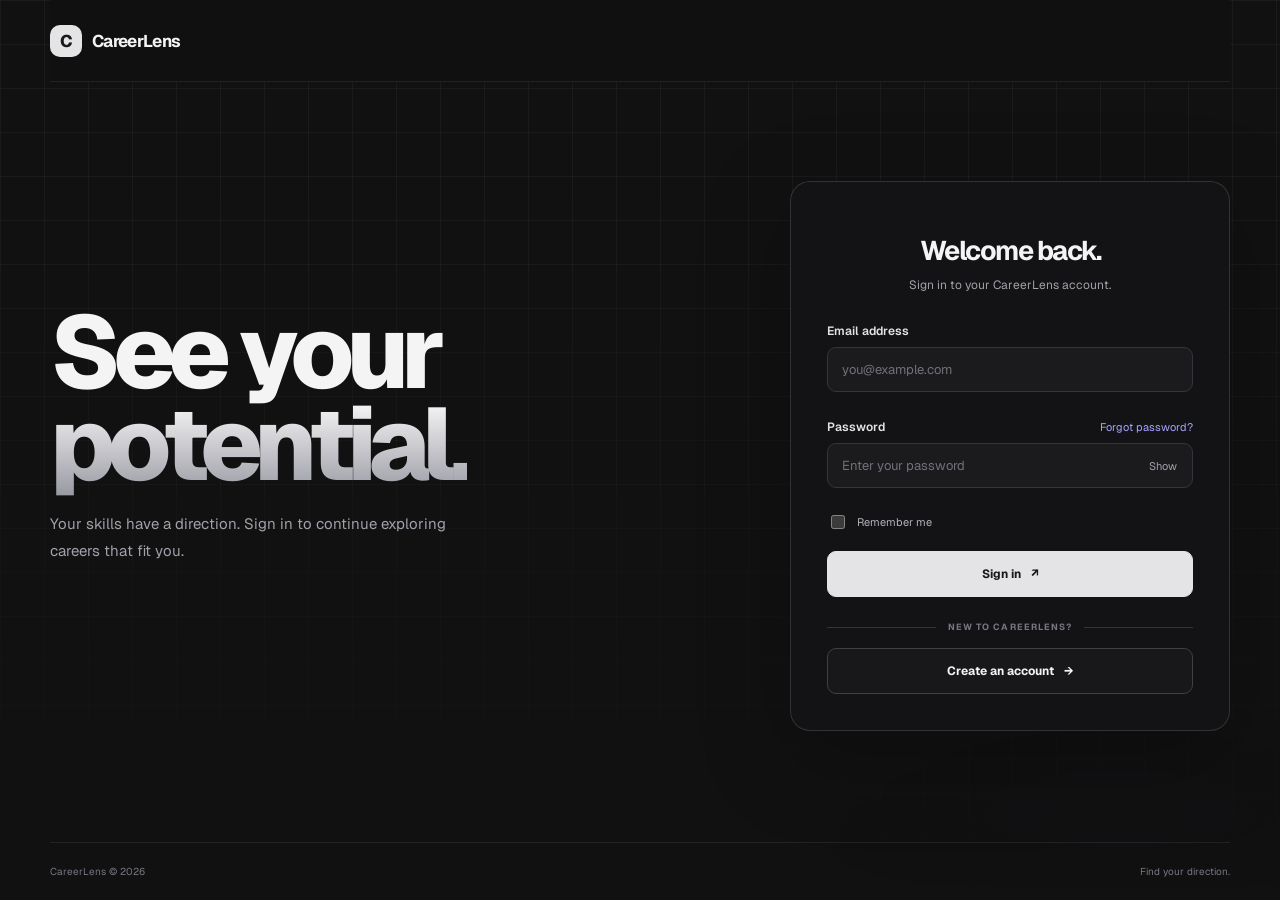
<file: frontend/career-recommendations.html>
<!DOCTYPE html>
<html lang="en">

<head>
  <!-- Basic page metadata. -->
  <meta charset="UTF-8">
  <meta name="viewport" content="width=device-width, initial-scale=1.0">
  <meta name="theme-color" content="#111111">

  <!-- Page title. -->
  <title>Career Recommendations | CareerLens</title>

  <!-- Load the Geist font. -->
  <link rel="preconnect" href="https://fonts.googleapis.com">
  <link rel="preconnect" href="https://fonts.gstatic.com" crossorigin>
  <link
    href="https://fonts.googleapis.com/css2?family=Geist:wght@400;500;600;700;800&display=swap"
    rel="stylesheet"
  >

  <!-- Reuse the existing stylesheet. -->
  <link rel="stylesheet" href="resume-analysis.css">

  <!-- Protect this page from unauthorized access. -->
  <script src="auth-guard.js"></script>

  <style>
    /* Ensure hidden elements remain hidden. */
    [hidden] {
      display: none !important;
    }

    /* Center the recommendations content. */
    .results-wrap {
      max-width: 900px;
      margin: 0 auto 72px;
    }

    /* Add spacing inside the results panel. */
    .results-card {
      padding: clamp(24px, 4vw, 42px);
    }

    /* Style the main heading. */
    .results-card h1 {
      font-size: clamp(2rem, 5vw, 3.4rem);
      letter-spacing: -.055em;
      line-height: 1.02;
      margin: 14px 0;
    }

    /* Style the introductory text. */
    .results-copy {
      color: var(--muted, #aaa);
      line-height: 1.7;
      max-width: 650px;
    }

    /* Style the empty-state icon. */
    .empty-icon {
      width: 58px;
      height: 58px;
      display: grid;
      place-items: center;
      margin: 0 auto 18px;
      border: 1px solid rgba(164, 151, 255, .35);
      border-radius: 16px;
      color: #b9adff;
      font-size: 1.6rem;
    }

    /* Style the empty-state heading. */
    .empty-result h2 {
      font-size: 1.2rem;
      margin: 0 0 10px;
    }

    /* Style the empty-state message. */
    .empty-result p {
      color: var(--muted, #aaa);
      line-height: 1.7;
      max-width: 560px;
      margin: 0 auto;
    }

    /* Align action buttons. */
    .results-actions {
      display: flex;
      justify-content: center;
      gap: 12px;
      flex-wrap: wrap;
      margin-top: 24px;
    }

    .results-actions .button {
      justify-content: center;
    }

    /* Stack action buttons on small screens. */
    @media (max-width: 520px) {
      .results-actions {
        flex-direction: column;
      }

      .results-actions .button {
        width: 100%;
      }
    }

    /* Display career cards in two columns. */
    .career-list {
      display: grid;
      grid-template-columns: repeat(2, minmax(0, 1fr));
      gap: 16px;
      margin-top: 28px;
    }

    /* Style each career card. */
    .career-card {
      padding: 24px;
      border: 1px solid var(--border, #333);
      border-radius: 16px;
      background: rgba(255, 255, 255, .025);
    }

    .career-card h2 {
      margin: 12px 0;
      font-size: 1.2rem;
    }

    .career-card p,
    .career-card li {
      color: var(--muted, #aaa);
      line-height: 1.65;
    }

    .career-card ul {
      padding-left: 20px;
    }

    /* Style career category labels. */
    .career-tag {
      display: inline-block;
      padding: 6px 10px;
      border: 1px solid rgba(164, 151, 255, .35);
      border-radius: 20px;
      color: #b9adff;
      font-size: .78rem;
    }

    /* Make career card buttons full width. */
    .career-card .button {
      width: 100%;
      justify-content: center;
      margin-top: 12px;
    }

    /* Style the career status message. */
    #career-notice {
      margin-top: 20px;
      padding: 14px 18px;
      border-left: 2px solid #a497ff;
      background: rgba(164, 151, 255, .08);
      color: #c8c0ff;
      line-height: 1.6;
    }

    /* Use one card per row on smaller screens. */
    @media (max-width: 650px) {
      .career-list {
        grid-template-columns: 1fr;
      }
    }

    /* Align navbar account controls. */
    .header-actions {
      display: flex;
      align-items: center;
      gap: 12px;
    }

    /* Position the account dropdown. */
    .account-dropdown {
      position: relative;
    }

    /* Style the avatar and username button. */
    .account-trigger {
      display: flex;
      align-items: center;
      gap: 12px;
      padding: 8px 12px;
      border: none;
      background: transparent;
      color: #f5f5f5;
      font: inherit;
      cursor: pointer;
    }

    /* Style the circular avatar. */
    .account-avatar {
      width: 36px;
      height: 36px;
      flex-shrink: 0;
      display: grid;
      place-items: center;
      border-radius: 50%;
      background: #242432;
      color: #b9adff;
      font-weight: 700;
    }

    /* Style the username. */
    .account-name {
      max-width: 160px;
      overflow-wrap: anywhere;
      color: #f5f5f5;
      font-size: 14px;
      font-weight: 500;
    }

    /* Style the account dropdown menu. */
    .account-menu {
      position: absolute;
      top: calc(100% + 10px);
      right: 0;
      z-index: 1000;
      min-width: 180px;
      padding: 6px;
      border: 1px solid #353535;
      border-radius: 12px;
      background: #191919;
      box-shadow: 0 12px 30px rgba(0, 0, 0, .35);
    }

    /* Style dropdown links and buttons. */
    .account-menu a,
    .account-menu button {
      display: block;
      width: 100%;
      padding: 11px 12px;
      border: none;
      border-radius: 7px;
      background: transparent;
      color: #eee;
      text-align: left;
      text-decoration: none;
      font: inherit;
      font-size: 14px;
      cursor: pointer;
    }

    /* Highlight dropdown options on hover. */
    .account-menu a:hover,
    .account-menu button:hover {
      background: #2a2a2a;
    }

    /* Style the mobile account name. */
    #mobile-user-name:not([hidden]) {
      display: block;
      padding: 12px 16px;
    }
  </style>
</head>

<body>
  <!-- Decorative background. -->
  <div class="background-grid" aria-hidden="true"></div>

  <!-- Main navigation header. -->
  <header class="site-header">

    <!-- CareerLens brand. -->
    <a class="brand" href="index.html">
      <span class="brand-icon">C</span>
      <span>CareerLens</span>
    </a>

    <!-- Desktop navigation. -->
    <nav class="desktop-nav" aria-label="Main navigation">
      <a class="nav-link" href="home.html">Dashboard</a>

      <a
        class="nav-link active"
        href="career-recommendations.html"
        aria-current="page"
      >
        Career direction
      </a>
    </nav>

    <!-- Guest and authenticated account controls. -->
    <div class="header-actions">

      <!-- Shown to guests. -->
      <a
        class="button button-light login-nav"
        id="login-nav"
        href="login.html?returnTo=career-recommendations.html"
        hidden
      >
        Log in
      </a>

      <!-- Shown to authenticated users. -->
      <div class="account-dropdown" id="authenticated-nav" hidden>

        <button
          class="account-trigger"
          id="account-trigger"
          type="button"
          aria-expanded="false"
          aria-controls="account-menu"
        >
          <span class="account-avatar" id="nav-avatar">U</span>
          <span class="account-name" id="nav-user-name">My Profile</span>
        </button>

        <!-- Account dropdown options. -->
        <div class="account-menu" id="account-menu" hidden>
          <a href="home.html#profile">Profile Settings</a>
          <button id="nav-logout" type="button">Log out</button>
        </div>
      </div>
    </div>

    <!-- Mobile navigation toggle. -->
    <button
      class="menu-toggle"
      id="menu-toggle"
      type="button"
      aria-label="Open navigation"
      aria-expanded="false"
      aria-controls="mobile-nav"
    >
      <span></span>
      <span></span>
    </button>
  </header>

  <!-- Mobile navigation menu. -->
  <nav class="mobile-nav" id="mobile-nav" hidden aria-label="Mobile navigation">
    <a href="home.html">Dashboard</a>
    <a href="career-recommendations.html">Career direction</a>

    <!-- Mobile Login link for guests. -->
    <a
      id="mobile-login-nav"
      href="login.html?returnTo=career-recommendations.html"
    >
      Log in
    </a>

    <!-- Mobile account controls. -->
    <span id="mobile-user-name" hidden></span>
    <button id="mobile-logout" type="button" hidden>Log out</button>
  </nav>

  <!-- Main career recommendations content. -->
  <main class="page-width">

    <!-- Page introduction. -->
    <section class="page-intro">
      <a class="back-link" href="profile-review.html">
        ← Back to profile review
      </a>

      <p class="eyebrow">
        <span class="status-dot"></span>
        STEP 3 · CAREER DIRECTION
      </p>
    </section>

    <!-- Career results panel. -->
    <section class="results-wrap panel results-card">

      <p class="eyebrow">CAREER RECOMMENDATIONS</p>

      <h1>
        Find a direction<br>
        <span>that fits you.</span>
      </h1>

      <p class="results-copy">
        CareerLens will compare your reviewed skills with defined career
        requirements and explain why each career may be a fit.
      </p>

      <!-- Updated by career-recommendations.js. -->
      <div id="career-notice" role="status" aria-live="polite">
        Loading your profile information...
      </div>

      <!-- Career cards will be inserted here when matching logic is ready. -->
      <div id="career-list" class="career-list" aria-live="polite"></div>

      <!-- Honest empty state. -->
      <div class="empty-result">
        <div class="empty-icon" aria-hidden="true">✦</div>

        <h2>Your recommendations will appear here</h2>

        <p>
          This page is ready for the next stage, but real recommendations
          need the skill-analysis and career-matching logic. We won't
          display invented career matches or scores.
        </p>
      </div>

      <!-- Links to related features. -->
      <div class="results-actions">
        <a class="button button-light" href="resume-analysis.html">
          Edit skills or resume
        </a>

        <a class="button button-primary" href="profile-review.html">
          Review profile again
          <span aria-hidden="true">↗</span>
        </a>
      </div>
    </section>
  </main>

  <!-- Page footer. -->
  <footer class="site-footer page-width">
    <a class="brand footer-brand" href="index.html">
      <span class="brand-icon">C</span>
      <span>CareerLens</span>
    </a>

    <span>CareerLens © 2026</span>
    <a href="home.html">Dashboard ↑</a>
  </footer>

  <!-- Load career functionality only once. -->
  <script src="career-recommendations.js" defer></script>

  <!-- Shared navbar authentication and dropdown logic. -->
  <script src="navbar.js"></script>
</body>

</html>
</file>
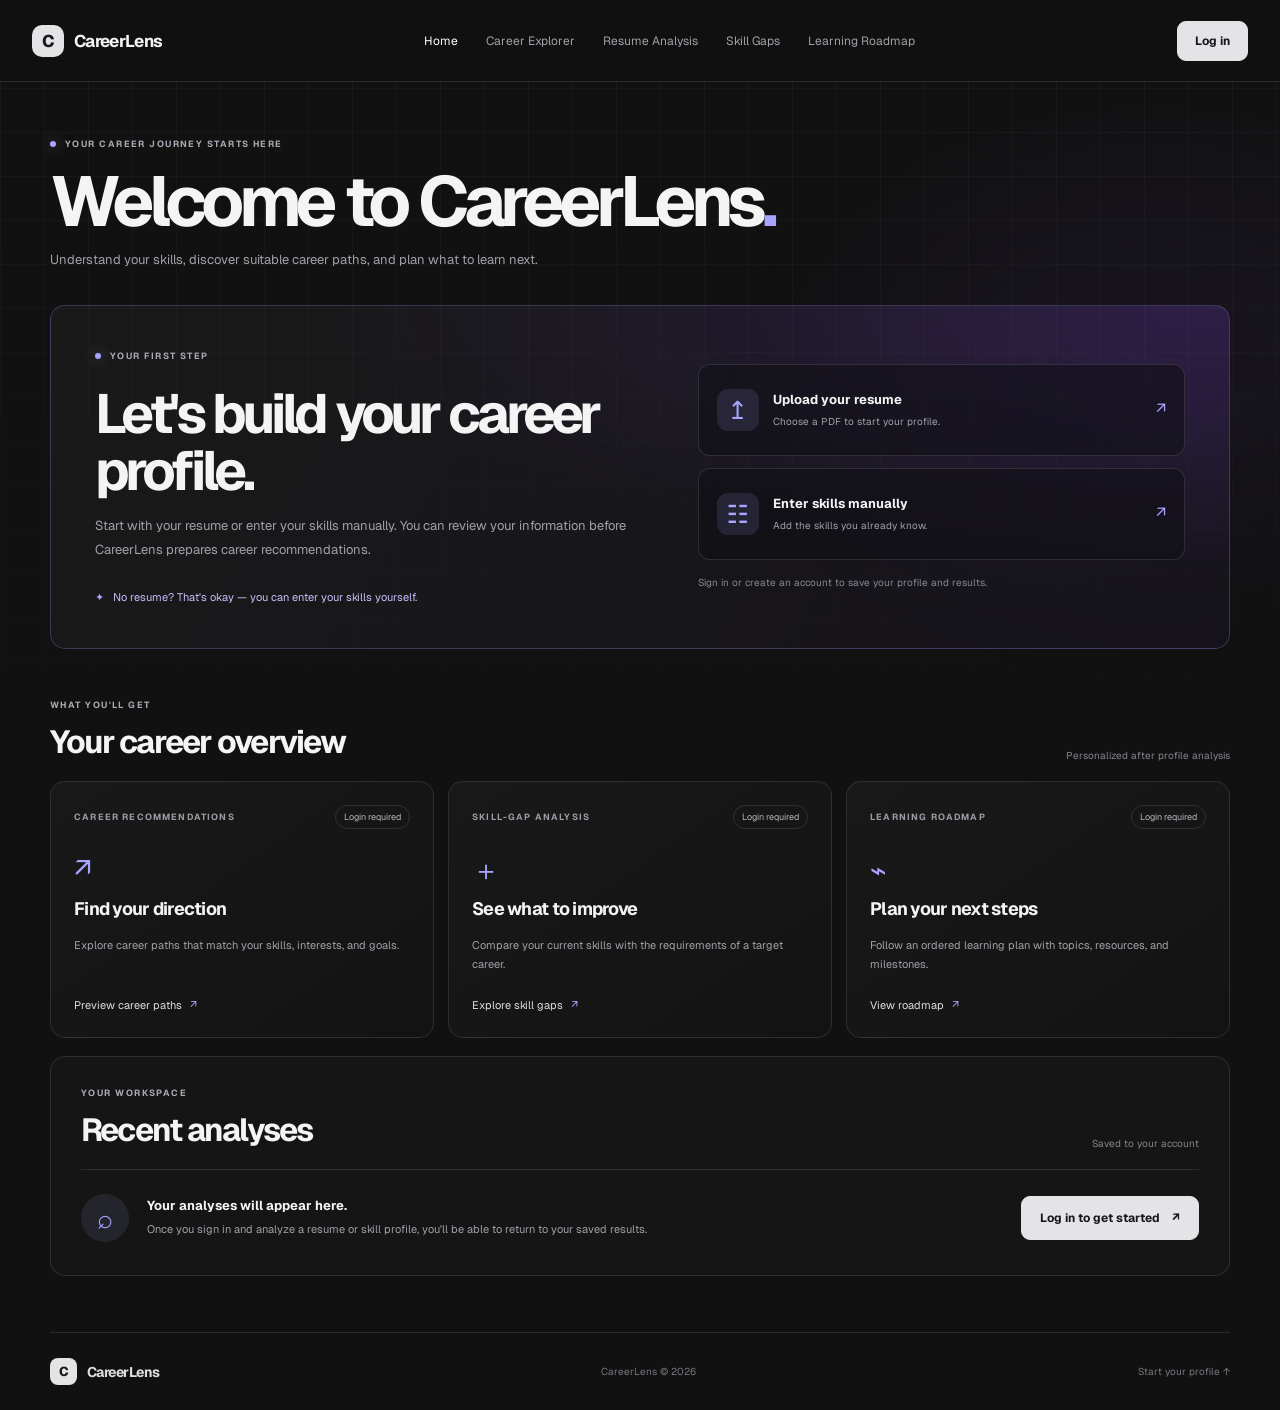
<file: frontend/home.html>
<!DOCTYPE html>
<html lang="en">
<head>
  <meta charset="UTF-8">
  <meta name="viewport" content="width=device-width, initial-scale=1.0">
  <meta name="theme-color" content="#111111">
  <meta name="description" content="Explore CareerLens and start building your career profile.">
  <title>CareerLens Dashboard</title>

  <link rel="preconnect" href="https://fonts.googleapis.com">
  <link rel="preconnect" href="https://fonts.gstatic.com" crossorigin>
  <link href="https://fonts.googleapis.com/css2?family=Geist:wght@400;500;600;700;800&display=swap" rel="stylesheet">
  <link rel="stylesheet" href="home.css">
  <script src="home.js" defer></script>
</head>

<body data-auth-state="guest">
  <div class="background-grid" aria-hidden="true"></div>

  <!-- ================= HEADER ================= -->
  <header class="site-header">
    <a class="brand" href="index.html" aria-label="CareerLens landing page">
      <span class="brand-icon">C</span>
      <span>CareerLens</span>
    </a>

    <!-- Desktop navigation -->
    <nav class="desktop-nav" aria-label="Main navigation">
      <a class="nav-link active" href="home.html" aria-current="page">Home</a>

      <a class="nav-link gated-link"
         href="career-recommendations.html"
         data-destination="career-recommendations.html"
         data-feature="Career Explorer">Career Explorer</a>

      <a class="nav-link gated-link"
         href="resume-analysis.html"
         data-destination="resume-analysis.html"
         data-feature="Resume Analysis">Resume Analysis</a>

      <a class="nav-link gated-link"
         href="skill-gap-analysis.html"
         data-destination="skill-gap-analysis.html"
         data-feature="Skill Gaps">Skill Gaps</a>

      <a class="nav-link gated-link"
         href="learning-roadmap.html"
         data-destination="learning-roadmap.html"
         data-feature="Learning Roadmap">Learning Roadmap</a>
    </nav>

    <!-- Guest login button -->
    <div class="header-actions guest-actions" id="guest-actions">
      <a class="button button-light login-nav" href="login.html">Log in</a>
    </div>

    <!-- Authenticated user profile -->
    <div class="header-actions authenticated-actions" id="authenticated-actions" hidden>
      <button class="profile-button" id="profile-button"
              type="button" aria-expanded="false" aria-controls="profile-menu">
        <span class="avatar" id="avatar">U</span>
        <span class="profile-label" id="profile-label">My Profile</span>
        <span class="chevron" aria-hidden="true">⌄</span>
      </button>

      <div class="profile-menu" id="profile-menu" hidden>
        <a href="#profile">Profile settings</a>
        <button type="button" id="logout-button">Log out</button>
      </div>
    </div>

    <!-- Mobile menu toggle -->
    <button class="menu-toggle" id="menu-toggle" type="button"
            aria-label="Open navigation" aria-expanded="false"
            aria-controls="mobile-nav">
      <span></span>
      <span></span>
    </button>
  </header>

  <!-- ================= MOBILE NAVIGATION ================= -->
  <nav class="mobile-nav" id="mobile-nav" hidden aria-label="Mobile navigation">
    <a href="home.html">Home</a>

    <a class="gated-link"
       href="career-recommendations.html"
       data-destination="career-recommendations.html"
       data-feature="Career Explorer">Career Explorer</a>

    <a class="gated-link"
       href="resume-analysis.html"
       data-destination="resume-analysis.html"
       data-feature="Resume Analysis">Resume Analysis</a>

    <a class="gated-link"
       href="skill-gap-analysis.html"
       data-destination="skill-gap-analysis.html"
       data-feature="Skill Gaps">Skill Gaps</a>

    <a class="gated-link"
       href="learning-roadmap.html"
       data-destination="learning-roadmap.html"
       data-feature="Learning Roadmap">Learning Roadmap</a>

    <a class="guest-mobile-login" href="login.html">Log in</a>
    <a class="authenticated-mobile-profile" href="#profile" hidden>Profile settings</a>
    <button type="button" id="mobile-logout-button" hidden>Log out</button>
  </nav>

  <!-- ================= MAIN DASHBOARD ================= -->
  <main class="page-width">

    <!-- Welcome section -->
    <section class="welcome-section">
      <div>
        <p class="eyebrow">
          <span class="status-dot"></span>
          YOUR CAREER JOURNEY STARTS HERE
        </p>

        <h1 id="welcome-heading">
          Welcome to CareerLens<span class="welcome-name">.</span>
        </h1>

        <p class="welcome-copy" id="welcome-copy">
          Understand your skills, discover suitable career paths, and plan what to learn next.
        </p>
      </div>
    </section>

    <!-- ================= ONBOARDING ================= -->
    <section class="onboarding-panel panel"
             aria-labelledby="onboarding-title" id="onboarding">

      <div class="onboarding-copy">
        <p class="eyebrow">
          <span class="status-dot"></span>
          YOUR FIRST STEP
        </p>

        <h2 id="onboarding-title">Let's build your career profile.</h2>

        <p>
          Start with your resume or enter your skills manually.
          You can review your information before CareerLens prepares career recommendations.
        </p>

        <div class="onboarding-note">
          <span aria-hidden="true">✦</span>
          No resume? That's okay — you can enter your skills yourself.
        </div>
      </div>

      <div class="onboarding-actions">

        <!-- Resume upload / analysis -->
        <a class="onboarding-option gated-link"
           href="resume-analysis.html"
           data-destination="resume-analysis.html"
           data-feature="Resume Analysis">

          <span class="option-icon" aria-hidden="true">↥</span>

          <span class="option-text">
            <strong>Upload your resume</strong>
            <small>Choose a PDF to start your profile.</small>
          </span>

          <span class="option-arrow" aria-hidden="true">↗</span>
        </a>

        <!-- Manual skills / profile review -->
        <a class="onboarding-option gated-link"
           href="profile-review.html"
           data-destination="profile-review.html"
           data-feature="Manual Skill Entry">

          <span class="option-icon" aria-hidden="true">☷</span>

          <span class="option-text">
            <strong>Enter skills manually</strong>
            <small>Add the skills you already know.</small>
          </span>

          <span class="option-arrow" aria-hidden="true">↗</span>
        </a>

        <p class="onboarding-footnote">
          Sign in or create an account to save your profile and results.
        </p>
      </div>
    </section>

    <!-- ================= CAREER OVERVIEW ================= -->
    <section class="preview-section" aria-labelledby="overview-title">

      <div class="section-title-row">
        <div>
          <p class="eyebrow">WHAT YOU'LL GET</p>
          <h2 id="overview-title">Your career overview</h2>
        </div>

        <span class="subtle-label">Personalized after profile analysis</span>
      </div>

      <div class="summary-grid preview-grid">

        <!-- Career recommendations -->
        <article class="summary-card">
          <div class="card-topline">
            <span class="card-label">CAREER RECOMMENDATIONS</span>
            <span class="status-pill">Login required</span>
          </div>

          <div class="large-symbol" aria-hidden="true">↗</div>
          <h2>Find your direction</h2>

          <p class="card-note">
            Explore career paths that match your skills, interests, and goals.
          </p>

          <a class="inline-link gated-link"
             href="career-recommendations.html"
             data-destination="career-recommendations.html"
             data-feature="Career Explorer">
            Preview career paths <span aria-hidden="true">↗</span>
          </a>
        </article>

        <!-- Skill gap analysis -->
        <article class="summary-card">
          <div class="card-topline">
            <span class="card-label">SKILL-GAP ANALYSIS</span>
            <span class="status-pill">Login required</span>
          </div>

          <div class="large-symbol" aria-hidden="true">＋</div>
          <h2>See what to improve</h2>

          <p class="card-note">
            Compare your current skills with the requirements of a target career.
          </p>

          <a class="inline-link gated-link"
             href="skill-gap-analysis.html"
             data-destination="skill-gap-analysis.html"
             data-feature="Skill Gaps">
            Explore skill gaps <span aria-hidden="true">↗</span>
          </a>
        </article>

        <!-- Learning roadmap -->
        <article class="summary-card">
          <div class="card-topline">
            <span class="card-label">LEARNING ROADMAP</span>
            <span class="status-pill">Login required</span>
          </div>

          <div class="large-symbol" aria-hidden="true">⌁</div>
          <h2>Plan your next steps</h2>

          <p class="card-note">
            Follow an ordered learning plan with topics, resources, and milestones.
          </p>

          <a class="inline-link gated-link"
             href="learning-roadmap.html"
             data-destination="learning-roadmap.html"
             data-feature="Learning Roadmap">
            View roadmap <span aria-hidden="true">↗</span>
          </a>
        </article>

      </div>
    </section>

    <!-- ================= RECENT ANALYSES ================= -->
    <section class="recent-section panel" aria-labelledby="recent-title">

      <div class="section-title-row">
        <div>
          <p class="eyebrow">YOUR WORKSPACE</p>
          <h2 id="recent-title">Recent analyses</h2>
        </div>

        <span class="subtle-label">Saved to your account</span>
      </div>

      <div class="empty-state">
        <span class="empty-state-icon" aria-hidden="true">⌕</span>

        <div>
          <h3>Your analyses will appear here.</h3>
          <p>
            Once you sign in and analyze a resume or skill profile,
            you'll be able to return to your saved results.
          </p>
        </div>

        <a class="button button-light" href="login.html">
          Log in to get started <span aria-hidden="true">↗</span>
        </a>
      </div>
    </section>

    <!-- ================= PROFILE SETTINGS ================= -->
    <section class="profile-panel" id="profile" hidden>
      <div>
        <p class="eyebrow">YOUR ACCOUNT</p>
        <h2>Personalize your CareerLens experience.</h2>
        <p>Your dashboard greeting uses your account name when available.</p>
      </div>
    </section>

  </main>

  <!-- ================= FOOTER ================= -->
  <footer class="site-footer page-width">
    <a class="brand footer-brand" href="index.html">
      <span class="brand-icon">C</span>
      <span>CareerLens</span>
    </a>

    <span>CareerLens © 2026</span>
    <a href="#onboarding">Start your profile ↑</a>
  </footer>

</body>
</html>
</file>
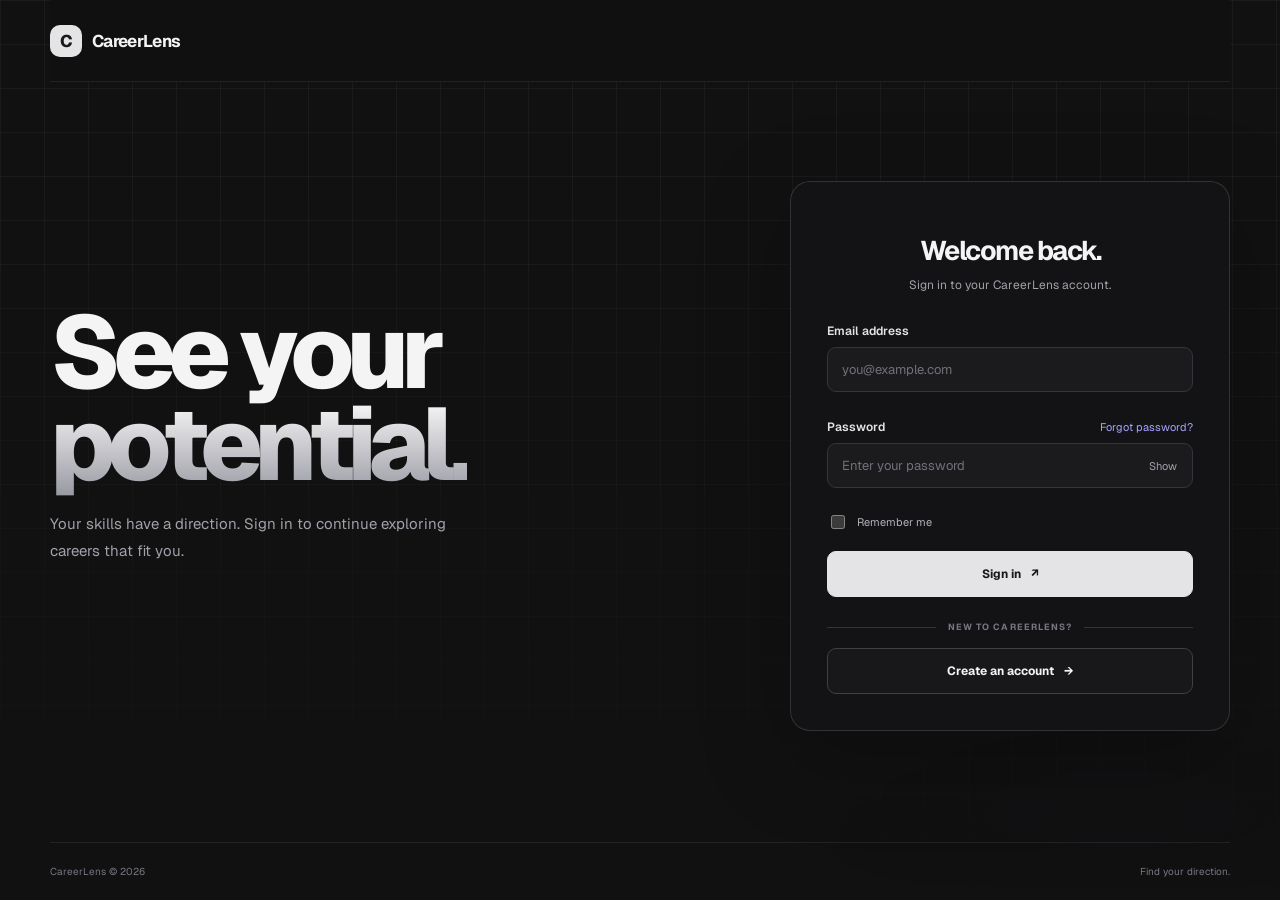
<file: frontend/learning-roadmap.html>
<!DOCTYPE html>
<html lang="en">
<head>
  <meta charset="UTF-8">
  <meta name="viewport" content="width=device-width, initial-scale=1.0">
  <meta name="theme-color" content="#111111">
  <title>Learning Roadmap | CareerLens</title>

  <link rel="preconnect" href="https://fonts.googleapis.com">
  <link rel="preconnect" href="https://fonts.gstatic.com" crossorigin>
  <link href="https://fonts.googleapis.com/css2?family=Geist:wght@400;500;600;700;800&display=swap" rel="stylesheet">
  <link rel="stylesheet" href="resume-analysis.css">
  <script src="auth-guard.js"></script>
  <style>
    .roadmap-wrap { max-width: 1000px; margin: 0 auto 72px; }
    .roadmap-panel { padding: clamp(24px, 4vw, 42px); }
    .roadmap-panel h1 { font-size: clamp(2.2rem, 5vw, 3.7rem); letter-spacing: -.06em; line-height: 1.04; margin: 14px 0; }
    .roadmap-copy { color: var(--muted, #aaa); line-height: 1.75; max-width: 680px; }
    .roadmap-overview { display: grid; grid-template-columns: repeat(3, minmax(0, 1fr)); gap: 14px; margin-top: 30px; }
    .overview-card { border: 1px solid rgba(255,255,255,.12); border-radius: 15px; padding: 20px; background: rgba(255,255,255,.025); }
    .overview-card span { display: block; color: var(--muted, #aaa); font-size: .9rem; }
    .overview-card strong { display: block; margin-top: 8px; font-size: 1.45rem; }
    .progress-track { height: 7px; overflow: hidden; border-radius: 20px; background: #303036; margin-top: 14px; }
    .progress-fill { height: 100%; width: 0; background: #a497ff; transition: width .25s ease; }
    .roadmap-section { margin-top: 38px; }
    .roadmap-section h2 { font-size: 1.35rem; margin-bottom: 8px; }
    .section-copy { color: var(--muted, #aaa); line-height: 1.65; }
    .roadmap-list { display: grid; gap: 14px; margin-top: 20px; }
    .roadmap-step { display: grid; grid-template-columns: 44px minmax(0, 1fr); gap: 16px; border: 1px solid rgba(255,255,255,.12); border-radius: 16px; padding: 22px; background: rgba(255,255,255,.025); }
    .step-number { display: grid; place-items: center; width: 42px; height: 42px; border: 1px solid rgba(164,151,255,.4); border-radius: 12px; color: #c3b8ff; font-weight: 700; }
    .step-top { display: flex; justify-content: space-between; align-items: start; gap: 12px; }
    .step-top h3 { font-size: 1.08rem; margin: 2px 0 8px; }
    .step-description { color: var(--muted, #aaa); line-height: 1.65; margin: 0; }
    .step-tag { color: #c3b8ff; font-size: .78rem; border: 1px solid rgba(164,151,255,.35); border-radius: 20px; padding: 5px 9px; white-space: nowrap; }
    .step-details { margin-top: 15px; }
    .step-details h4 { font-size: .9rem; margin: 14px 0 8px; }
    .step-details ul { color: var(--muted, #aaa); line-height: 1.8; padding-left: 20px; margin: 0; }
    .step-check { display: flex; align-items: center; gap: 9px; margin-top: 18px; cursor: pointer; }
    .step-check input { width: 17px; height: 17px; accent-color: #a497ff; }
    .step-check span { font-size: .9rem; }
    .roadmap-step.completed { border-color: rgba(164,151,255,.45); }
    .roadmap-step.completed .step-number { background: rgba(164,151,255,.14); }
    .roadmap-notice { margin-top: 24px; padding: 15px 18px; border-left: 2px solid #a497ff; background: rgba(164,151,255,.08); color: #c8c0ff; line-height: 1.7; }
    .roadmap-actions { display: flex; justify-content: center; flex-wrap: wrap; gap: 12px; margin-top: 28px; }
    .roadmap-actions .button { justify-content: center; }
    .empty-roadmap { padding: 24px; border: 1px dashed rgba(164,151,255,.4); border-radius: 15px; color: var(--muted, #aaa); line-height: 1.7; }
    @media (max-width: 650px) {
      .roadmap-overview { grid-template-columns: 1fr; }
      .roadmap-step { grid-template-columns: 36px minmax(0, 1fr); gap: 12px; padding: 17px; }
      .step-number { width: 36px; height: 36px; }
      .step-top { flex-direction: column; }
      .roadmap-actions { flex-direction: column; }
      .roadmap-actions .button { width: 100%; }
    }
  </style>
</head>

<body>
  <div class="background-grid" aria-hidden="true"></div>

  <header class="site-header">
    <a class="brand" href="index.html"><span class="brand-icon">C</span><span>CareerLens</span></a>
    <nav class="desktop-nav" aria-label="Main navigation">
      <a class="nav-link" href="home.html">Dashboard</a>
      <a class="nav-link active" href="career-recommendations.html">Career direction</a>
    </nav>
    <a class="button button-light login-nav" href="login.html">Log in</a>
    <button class="menu-toggle" id="menu-toggle" type="button" aria-label="Open navigation" aria-expanded="false" aria-controls="mobile-nav"><span></span><span></span></button>
  </header>

  <nav class="mobile-nav" id="mobile-nav" hidden aria-label="Mobile navigation">
    <a href="home.html">Dashboard</a>
    <a href="career-recommendations.html">Career direction</a>
    <a href="login.html">Log in</a>
  </nav>

  <main class="page-width">
    <section class="page-intro">
      <a class="back-link" href="skill-gap-analysis.html">← Back to skill-gap analysis</a>
      <p class="eyebrow"><span class="status-dot"></span> STEP 5 · LEARNING ROADMAP</p>
    </section>

    <section class="roadmap-wrap panel roadmap-panel">
      <p class="eyebrow">YOUR LEARNING PLAN</p>
      <h1>Build skills.<br><span>Move forward.</span></h1>
      <p class="roadmap-copy">
        Follow an ordered learning plan for your selected career.
        Learn the basics, practice what you learn, and track your progress.
      </p>

      <div class="roadmap-overview">
        <article class="overview-card">
          <span>Target career</span>
          <strong id="target-career">Loading...</strong>
        </article>
        <article class="overview-card">
          <span>Learning steps</span>
          <strong id="total-steps">—</strong>
        </article>
        <article class="overview-card">
          <span>Completed</span>
          <strong id="completed-steps">0 of 0</strong>
          <div class="progress-track" role="progressbar" aria-label="Roadmap progress" aria-valuemin="0" aria-valuemax="100" aria-valuenow="0" id="progress-track">
            <div class="progress-fill" id="progress-fill"></div>
          </div>
        </article>
      </div>

      <section class="roadmap-section">
        <h2>Your learning sequence</h2>
        <p class="section-copy" id="roadmap-intro">Preparing your learning steps...</p>
        <div class="roadmap-list" id="roadmap-list"></div>
      </section>

      <div class="roadmap-notice" id="roadmap-notice" role="status" aria-live="polite"></div>

      <div class="roadmap-actions">
        <a class="button button-light" href="skill-gap-analysis.html">Review skill gaps</a>
        <button class="button button-primary" id="reset-progress" type="button">Reset progress</button>
      </div>
    </section>
  </main>

  <footer class="site-footer page-width">
    <a class="brand footer-brand" href="index.html"><span class="brand-icon">C</span><span>CareerLens</span></a>
    <span>CareerLens © 2026</span>
    <a href="home.html">Dashboard ↑</a>
  </footer>

  <script src="learning-roadmap.js" defer></script>
</body>
</html>
</file>
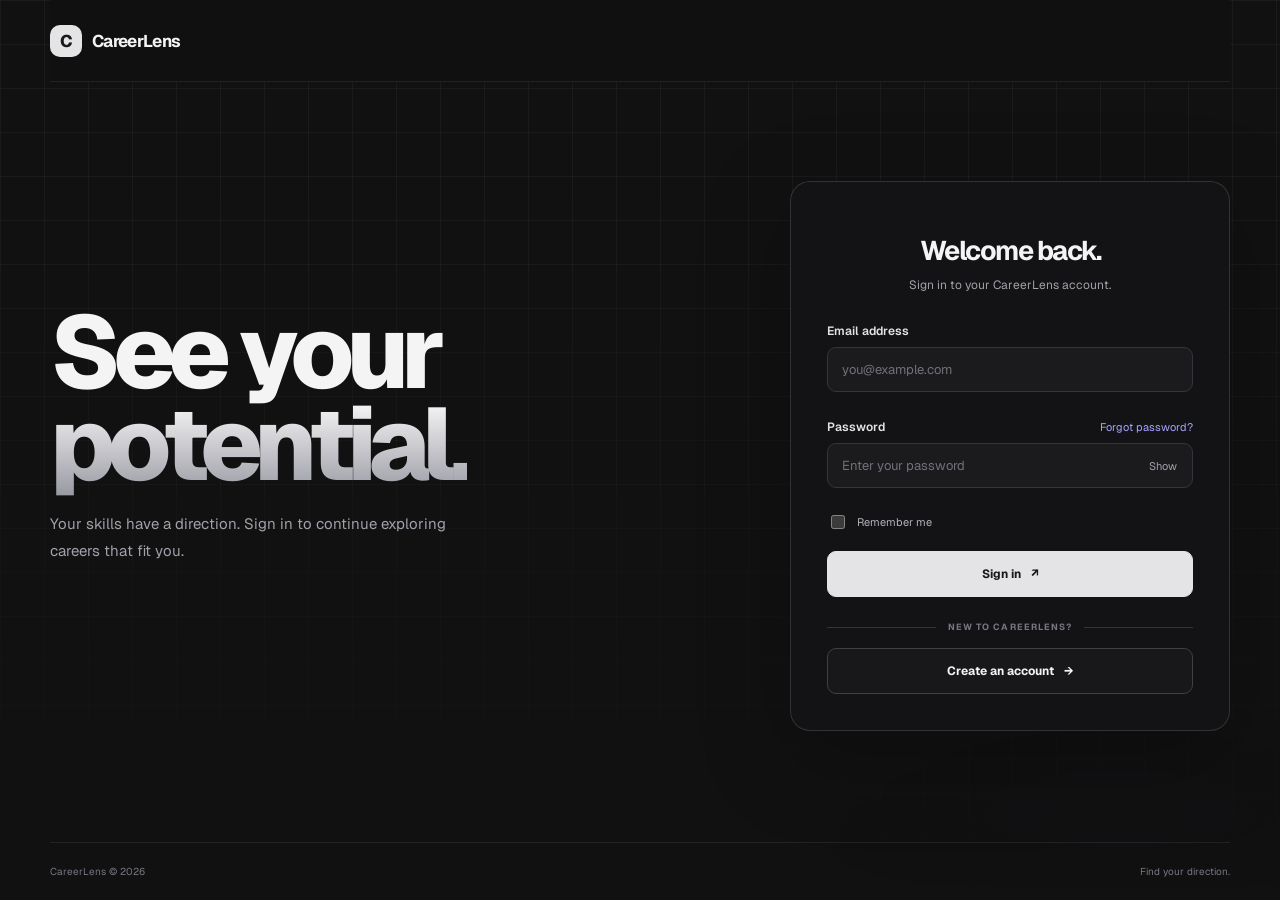
<file: frontend/login.html>
<!DOCTYPE html>
<html lang="en">
<head>
  <meta charset="UTF-8">
  <meta name="viewport" content="width=device-width, initial-scale=1.0">
  <meta name="theme-color" content="#111111">
  <title>Login | CareerLens</title>
  <link rel="preconnect" href="https://fonts.googleapis.com">
  <link rel="preconnect" href="https://fonts.gstatic.com" crossorigin>
  <link href="https://fonts.googleapis.com/css2?family=Geist:wght@400;500;600;700;800&display=swap" rel="stylesheet">
  <link rel="stylesheet" href="login.css">
  <script src="login.js" defer></script>
</head>
<body>
  <div class="background-grid" aria-hidden="true"></div>
  <main class="page-shell">
    <header class="topbar">
      <a class="brand" href="index.html" aria-label="CareerLens home">
        <span class="brand-icon">C</span>
        <span>CareerLens</span>
      </a>
      
    </header>

    <section class="login-layout">
      <div class="intro-panel">
        
        <h1>See your<br><span>potential.</span></h1>
        <p class="intro-copy">Your skills have a direction. Sign in to continue exploring careers that fit you.</p>
        <div class="mini-list" aria-label="CareerLens features">
          <div><span class="feature-number"></span><span></span></div>
          <div><span class="feature-number"></span><span></span></div>
          <div><span class="feature-number"></span><span></span></div>
        </div>
      </div>

      <section class="login-card" aria-labelledby="login-title">
        <div class="card-symbol" aria-hidden="true"></div>
        <h2 id="login-title">Welcome back.</h2>
        <p class="card-copy">Sign in to your CareerLens account.</p>

        <form id="login-form" novalidate>
          <div class="form-field">
            <label for="email">Email address</label>
            <input id="email" name="email" type="email" autocomplete="email" placeholder="you@example.com" required>
            <small class="error" id="email-error"></small>
          </div>

          <div class="form-field">
            <div class="label-line">
              <label for="password">Password</label>
              <a href="#" id="forgot-link" class="inline-link">Forgot password?</a>
            </div>
            <div class="password-field">
              <input id="password" name="password" type="password" autocomplete="current-password" placeholder="Enter your password" minlength="8" required>
              <button type="button" id="toggle-password" class="show-password" aria-label="Show password">Show</button>
            </div>
            <small class="error" id="password-error"></small>
          </div>

          <label class="remember-row">
            <input type="checkbox" id="remember" name="remember">
            <span>Remember me</span>
          </label>

          <button class="submit-button" type="submit">Sign in <span aria-hidden="true">↗</span></button>
          <p id="form-message" class="form-message" role="status" aria-live="polite"></p>
        </form>

        <div class="divider"><span>NEW TO CAREERLENS?</span></div>
        <a href="register.html" class="register-button">Create an account <span aria-hidden="true">→</span></a>
      </section>
    </section>

    <footer class="page-footer">
      <span>CareerLens © 2026</span>
      <span>Find your direction.</span>
    </footer>
  </main>
</body>
</html>
</file>
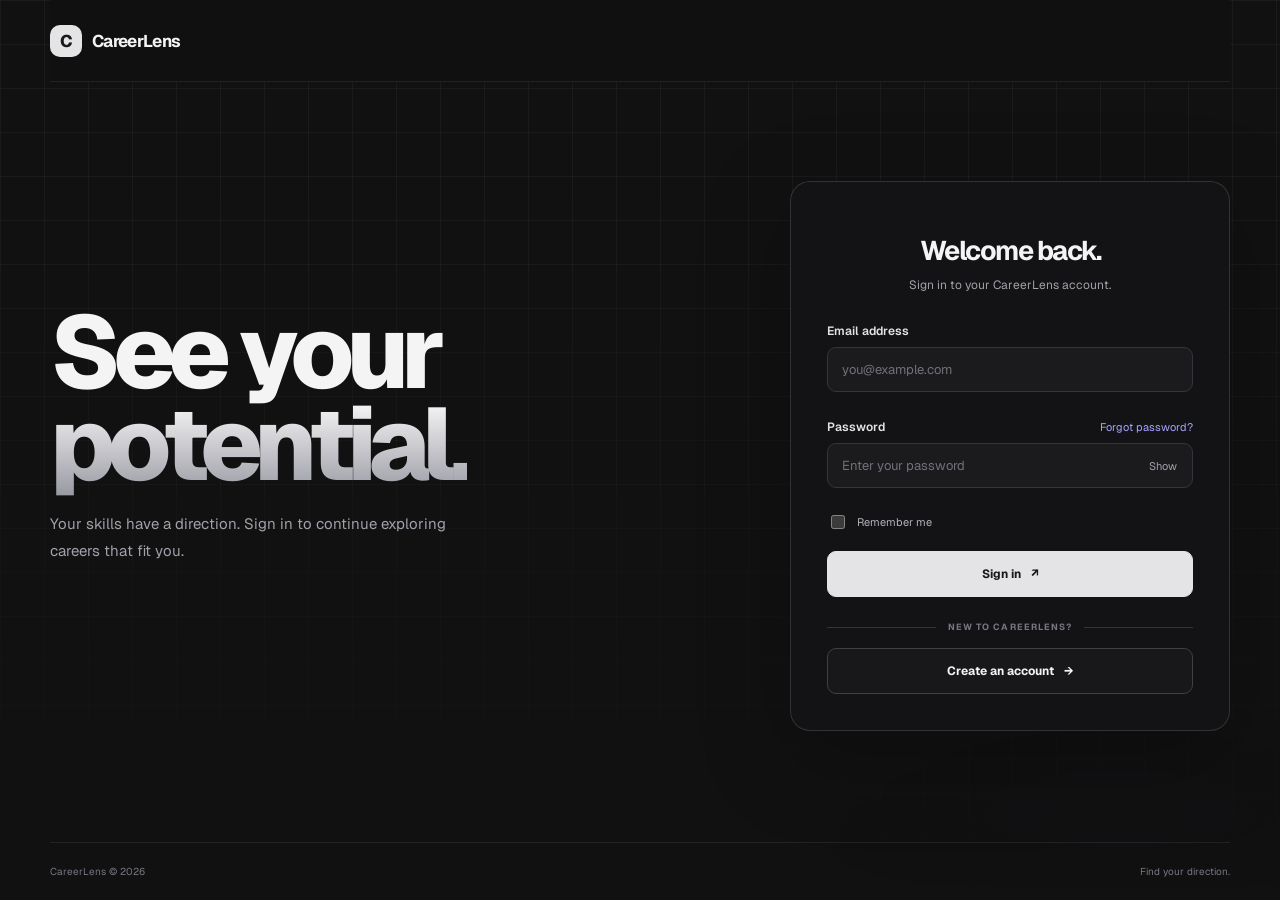
<file: frontend/profile-review.html>
<!DOCTYPE html>
<html lang="en">
<head>
  <meta charset="UTF-8">
  <meta name="viewport" content="width=device-width, initial-scale=1.0">
  <meta name="theme-color" content="#111111">
  <title>Review Your Profile | CareerLens</title>
  <link rel="preconnect" href="https://fonts.googleapis.com">
  <link rel="preconnect" href="https://fonts.gstatic.com" crossorigin>
  <link href="https://fonts.googleapis.com/css2?family=Geist:wght@400;500;600;700;800&display=swap" rel="stylesheet">
  <link rel="stylesheet" href="resume-analysis.css">
  <style>
    .review-wrap{max-width:850px;margin:0 auto 72px}.review-card{padding:clamp(24px,4vw,42px)}
    .review-card h1{font-size:clamp(2rem,5vw,3.4rem);letter-spacing:-.055em;line-height:1.02;margin:14px 0}
    .review-copy{color:var(--muted,#aaa);line-height:1.7;max-width:620px}
    .review-summary{display:flex;gap:14px;align-items:center;padding:18px;border:1px solid var(--border,#333);border-radius:14px;margin:26px 0;background:rgba(255,255,255,.025)}
    .review-symbol{display:grid;place-items:center;width:48px;height:48px;flex-shrink:0;border:1px solid rgba(164,151,255,.35);border-radius:12px;color:#b9adff;font-weight:800}
    .review-summary strong,.review-summary small{display:block}.review-summary small{margin-top:5px;color:var(--muted,#aaa);overflow-wrap:anywhere}
    .review-section{margin-top:28px}.review-section h2{font-size:1.1rem;margin-bottom:12px}.review-skills{display:flex;flex-wrap:wrap;gap:9px;min-height:72px;padding:16px;border:1px solid var(--border,#333);border-radius:14px}
    .review-skill{padding:9px 12px;border:1px solid rgba(164,151,255,.35);border-radius:9px;background:rgba(164,151,255,.08);font-size:.9rem}
    .review-empty{color:var(--muted,#aaa);line-height:1.6;margin:0}.review-actions{display:flex;flex-wrap:wrap;gap:12px;margin-top:28px}.review-actions .button{flex:1;min-width:190px;justify-content:center}
    .notice{margin-top:20px;padding:14px 16px;border-left:2px solid #a99aff;background:rgba(164,151,255,.07);color:#c9c2ff;line-height:1.6;font-size:.9rem}
    @media(max-width:520px){.review-actions{flex-direction:column}.review-actions .button{width:100%}}
  </style>
  <script src="profile-review.js" defer></script>
  <script src="auth-guard.js"></script>
</head>
<body>
  <div class="background-grid" aria-hidden="true"></div>
  <header class="site-header">
    <a class="brand" href="index.html" aria-label="CareerLens landing page"><span class="brand-icon">C</span><span>CareerLens</span></a>
    <nav class="desktop-nav" aria-label="Main navigation"><a class="nav-link" href="home.html">Dashboard</a><a class="nav-link" href="resume-analysis.html">Resume Analysis</a></nav>
    <a class="button button-light login-nav" href="login.html?returnTo=profile-review">Log in</a>
    <button class="menu-toggle" id="menu-toggle" type="button" aria-label="Open navigation" aria-expanded="false" aria-controls="mobile-nav"><span></span><span></span></button>
  </header>
  <nav class="mobile-nav" id="mobile-nav" hidden aria-label="Mobile navigation"><a href="home.html">Dashboard</a><a href="resume-analysis.html">Resume Analysis</a><a href="login.html?returnTo=profile-review">Log in</a></nav>
  <main class="page-width">
    <section class="page-intro"><a class="back-link" href="resume-analysis.html">← Back to resume analysis</a><p class="eyebrow"><span class="status-dot"></span> STEP 2 · PROFILE REVIEW</p></section>
    <section class="review-wrap panel review-card">
      <p class="eyebrow">YOUR INPUT</p><h1>Review your<br><span>career profile.</span></h1>
      <p class="review-copy">Check the information you provided before continuing. You can return and make changes at any time.</p>
      <div class="review-summary"><span class="review-symbol" id="source-symbol">CL</span><div><strong id="source-title">Profile input</strong><small id="source-detail">Loading your selection…</small></div></div>
      <section class="review-section"><h2>Skills in your profile</h2><div class="review-skills" id="review-skills" aria-live="polite"></div></section>
      <p class="notice" id="review-notice" role="status">This is a frontend preview. Resume extraction, profile saving, and career recommendations will be connected during backend integration.</p>
      <div class="review-actions"><a class="button button-light" href="resume-analysis.html">Edit my information</a><button class="button button-primary" id="continue-careers" type="button">Continue to career direction <span aria-hidden="true">↗</span></button></div>
    </section>
  </main>
  <footer class="site-footer page-width"><a class="brand footer-brand" href="index.html"><span class="brand-icon">C</span><span>CareerLens</span></a><span>CareerLens © 2026</span><a href="home.html">Dashboard ↑</a></footer>
</body>
</html>
</file>
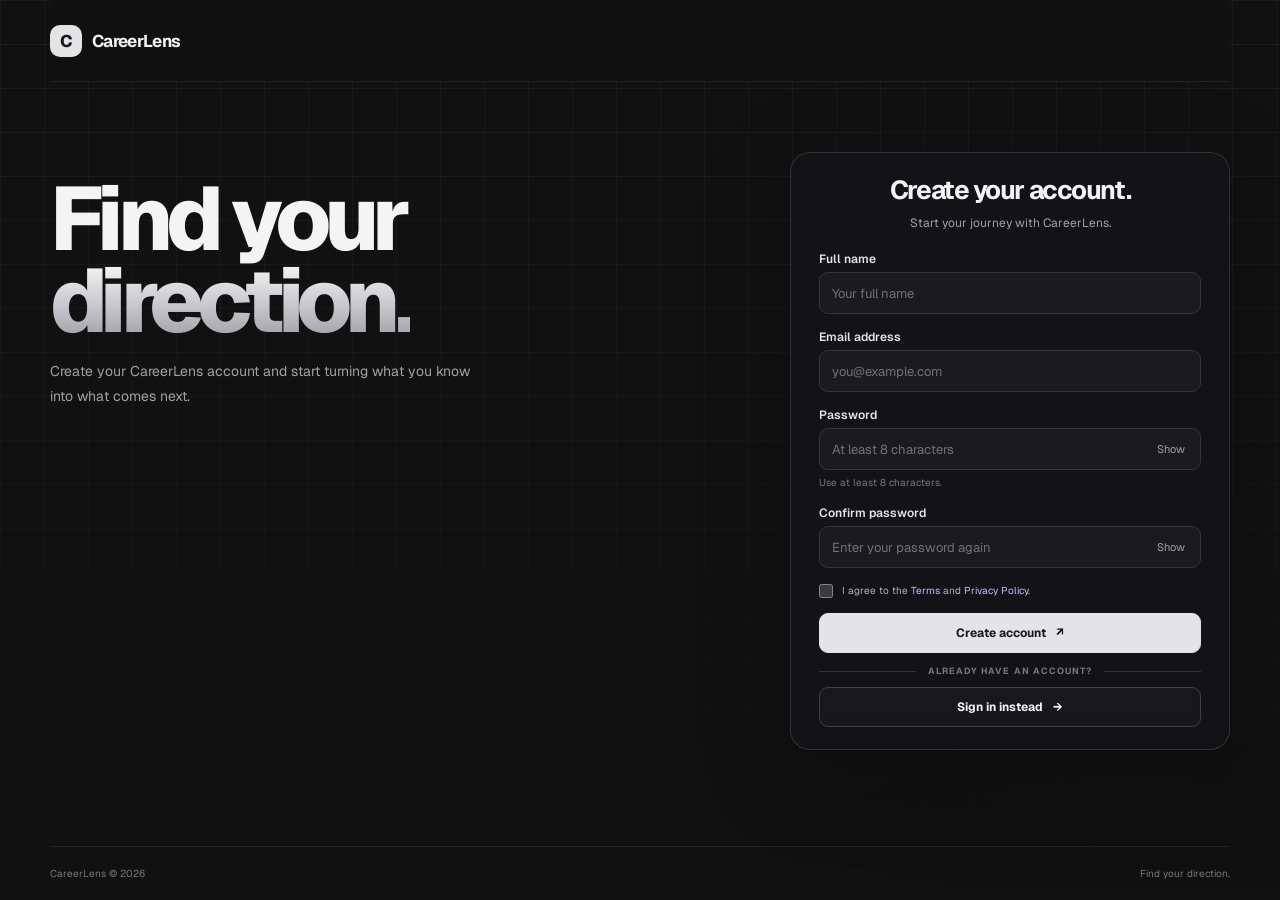
<file: frontend/register.html>
<!DOCTYPE html>
<html lang="en">
<head>
  <meta charset="UTF-8">
  <meta name="viewport" content="width=device-width, initial-scale=1.0">
  <meta name="theme-color" content="#111111">
  <title>Create account | CareerLens</title>
  <link rel="preconnect" href="https://fonts.googleapis.com">
  <link rel="preconnect" href="https://fonts.gstatic.com" crossorigin>
  <link href="https://fonts.googleapis.com/css2?family=Geist:wght@400;500;600;700;800&display=swap" rel="stylesheet">
  <link rel="stylesheet" href="register.css">
  <script src="register.js" defer></script>
</head>
<body>
  <div class="background-grid" aria-hidden="true"></div>
  <main class="page-shell">
    <header class="topbar">
      <a class="brand" href="index.html" aria-label="CareerLens home">
        <span class="brand-icon">C</span>
        <span>CareerLens</span>
      </a>
      
    </header>

    <section class="register-layout">
      <div class="intro-panel">
        
        <h1>Find your<br><span>direction.</span></h1>
        <p class="intro-copy">Create your CareerLens account and start turning what you know into what comes next.</p>
        
      </div>

      <section class="register-card" aria-labelledby="register-title">
        <h2 id="register-title">Create your account.</h2>
        <p class="card-copy">Start your journey with CareerLens.</p>

        <form id="register-form" novalidate>
          <div class="form-field">
            <label for="full-name">Full name</label>
            <input id="full-name" name="name" type="text" autocomplete="name" placeholder="Your full name" required minlength="2">
            <small class="error" id="name-error"></small>
          </div>

          <div class="form-field">
            <label for="email">Email address</label>
            <input id="email" name="email" type="email" autocomplete="email" placeholder="you@example.com" required>
            <small class="error" id="email-error"></small>
          </div>

          <div class="form-field">
            <label for="password">Password</label>
            <div class="password-field">
              <input id="password" name="password" type="password" autocomplete="new-password" placeholder="At least 8 characters" minlength="8" required>
              <button type="button" class="show-password" data-toggle="password" aria-label="Show password">Show</button>
            </div>
            <small class="field-hint">Use at least 8 characters.</small>
            <small class="error" id="password-error"></small>
          </div>

          <div class="form-field">
            <label for="confirm-password">Confirm password</label>
            <div class="password-field">
              <input id="confirm-password" name="confirmPassword" type="password" autocomplete="new-password" placeholder="Enter your password again" required>
              <button type="button" class="show-password" data-toggle="confirm-password" aria-label="Show password">Show</button>
            </div>
            <small class="error" id="confirm-password-error"></small>
          </div>

          <div class="terms-wrap">
            <label class="terms-row" for="terms">
              <input type="checkbox" id="terms" name="terms" required>
              <span>I agree to the <a href="#" class="terms-link">Terms</a> and <a href="#" class="terms-link">Privacy Policy</a>.</span>
            </label>
            <small class="error" id="terms-error"></small>
          </div>

          <button class="submit-button" type="submit">Create account <span aria-hidden="true">↗</span></button>
          <p id="form-message" class="form-message" role="status" aria-live="polite"></p>
        </form>

        <div class="divider"><span>ALREADY HAVE AN ACCOUNT?</span></div>
        <a href="login.html" class="login-button">Sign in instead <span aria-hidden="true">→</span></a>
      </section>
    </section>

    <footer class="page-footer">
      <span>CareerLens © 2026</span>
      <span>Find your direction.</span>
    </footer>
  </main>
</body>
</html>
</file>
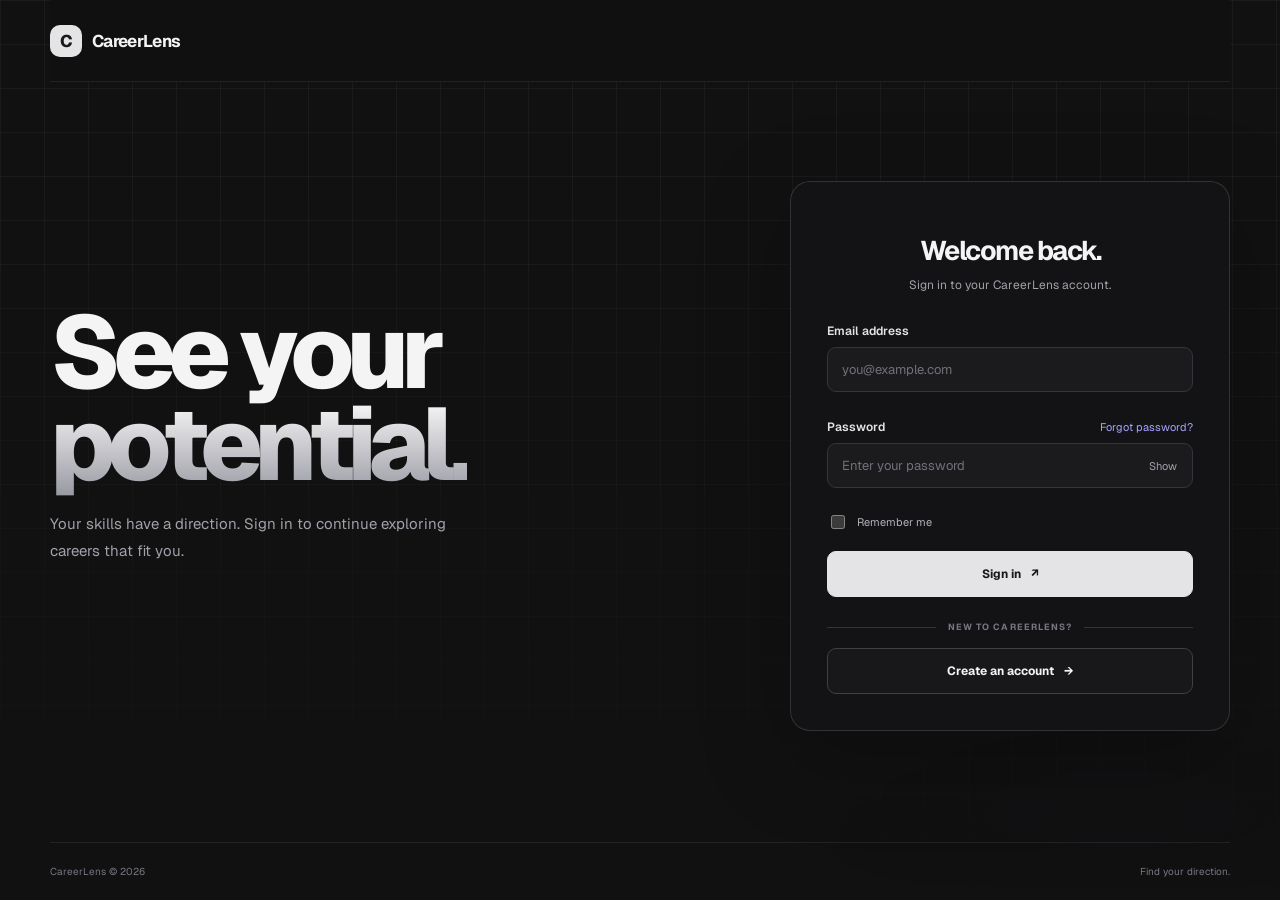
<file: frontend/resume-analysis.html>
<!DOCTYPE html>
<html lang="en">
<head>
  <meta charset="UTF-8">
  <meta name="viewport" content="width=device-width, initial-scale=1.0">
  <meta name="theme-color" content="#111111">
  <meta name="description" content="Start your CareerLens profile with a resume or enter your skills manually.">
  <title>Resume Analysis | CareerLens</title>
  <link rel="preconnect" href="https://fonts.googleapis.com">
  <link rel="preconnect" href="https://fonts.gstatic.com" crossorigin>
  <link href="https://fonts.googleapis.com/css2?family=Geist:wght@400;500;600;700;800&display=swap" rel="stylesheet">
  <link rel="stylesheet" href="resume-analysis.css">
  <script src="resume-analysis.js" defer></script>
  <script src="auth-guard.js"></script>
</head>
<body>
  <div class="background-grid" aria-hidden="true"></div>
  <header class="site-header">
    <a class="brand" href="index.html" aria-label="CareerLens landing page"><span class="brand-icon">C</span><span>CareerLens</span></a>
    <nav class="desktop-nav" aria-label="Main navigation">
      <a class="nav-link" href="home.html">Dashboard</a>
      <a class="nav-link active" href="resume-analysis.html" aria-current="page">Resume Analysis</a>
      <a class="nav-link" href="#manual-entry">Manual skills</a>
    </nav>
    <a class="button button-light login-nav" href="login.html?returnTo=resume-analysis">Log in</a>
    <button class="menu-toggle" id="menu-toggle" type="button" aria-label="Open navigation" aria-expanded="false" aria-controls="mobile-nav"><span></span><span></span></button>
  </header>
  <nav class="mobile-nav" id="mobile-nav" hidden aria-label="Mobile navigation">
    <a href="home.html">Dashboard</a><a href="resume-analysis.html">Resume Analysis</a><a href="#manual-entry">Manual skills</a><a href="login.html?returnTo=resume-analysis">Log in</a>
  </nav>

  <main class="page-width">
    <section class="page-intro">
      <a class="back-link" href="home.html">← Back to dashboard</a>
      <p class="eyebrow"><span class="status-dot"></span> BUILD YOUR CAREER PROFILE</p>
      <h1>Let's start with<br><span>what you know.</span></h1>
      <p class="intro-copy">Share your resume or add your skills yourself. You can review your information before moving on to career recommendations.</p>
    </section>

    <section class="workflow-grid" aria-label="Choose how to build your profile">
      <article class="upload-card panel">
        <div class="card-heading"><span class="step-number">01</span><div><p class="eyebrow">RECOMMENDED</p><h2>Upload your resume</h2><p class="card-copy">We'll use your resume to identify skills and relevant experience.</p></div></div>
        <form id="resume-form" novalidate>
          <label class="drop-zone" id="drop-zone" for="resume-file" tabindex="0">
            <span class="upload-icon" aria-hidden="true">↥</span>
            <strong id="drop-title">Drop your resume here</strong>
            <span id="drop-copy">or <span class="choose-link">browse files</span></span>
            <small>PDF only · Select a file up to 10 MB</small>
          </label>
          <input id="resume-file" name="resume" type="file" accept="application/pdf,.pdf" hidden>
          <p class="field-error" id="file-error" role="alert"></p>
          <div class="selected-file" id="selected-file" hidden><span class="file-icon">PDF</span><span class="file-details"><strong id="file-name"></strong><small id="file-size"></small></span><button type="button" id="remove-file" class="text-button">Remove</button></div>
          <button class="button button-primary full-button" id="analyze-button" type="submit">Continue with resume <span aria-hidden="true">↗</span></button>
          <p class="privacy-note"><span aria-hidden="true">⌑</span> Your resume should only be used to build your career profile. Upload processing and secure storage will be connected to the backend.</p>
        </form>
      </article>

      <article class="manual-card panel" id="manual-entry">
        <div class="card-heading"><span class="step-number">02</span><div><p class="eyebrow">NO RESUME? NO PROBLEM</p><h2>Enter skills manually</h2><p class="card-copy">Add the technical skills you already know, even if you're still learning them.</p></div></div>
        <form id="skills-form" novalidate>
          <label class="field-label" for="skill-input">Your skills</label>
          <div class="skill-input-row"><input id="skill-input" type="text" placeholder="e.g. Python, SQL, Excel" autocomplete="off" maxlength="60"><button type="button" id="add-skill" class="add-button">Add</button></div>
          <p class="field-hint">Type one skill at a time and press Enter or Add.</p>
          <div class="skill-chips" id="skill-chips" aria-live="polite"><p class="chips-empty" id="chips-empty">Your added skills will appear here.</p></div>
          <div class="suggestions"><span>QUICK ADD</span><div class="suggestion-list"><button type="button" data-skill="Python">Python <span>+</span></button><button type="button" data-skill="SQL">SQL <span>+</span></button><button type="button" data-skill="Excel">Excel <span>+</span></button><button type="button" data-skill="Pandas">Pandas <span>+</span></button><button type="button" data-skill="Machine Learning">Machine Learning <span>+</span></button></div></div>
          <p class="field-error" id="skills-error" role="alert"></p>
          <button class="button button-primary full-button" type="submit">Continue with skills <span aria-hidden="true">↗</span></button>
          <p class="privacy-note">You can edit your skill list before analysis. Proficiency assessment can be added in a later step.</p>
        </form>
      </article>
    </section>

    <section class="next-panel panel">
      <div class="next-icon" aria-hidden="true">✦</div><div><p class="eyebrow">WHAT HAPPENS NEXT?</p><h2>Review first. Decide your direction next.</h2><p>After your profile is prepared, CareerLens will help you explore suitable careers, identify skill gaps, and plan what to learn.</p></div>
      <ol class="next-steps"><li><span>1</span>Review profile</li><li><span>2</span>Explore careers</li><li><span>3</span>Plan learning</li></ol>
    </section>
    <p class="prototype-note" id="prototype-note" role="status">Frontend preview: resume extraction, profile saving, and career analysis are not connected yet.</p>
  </main>
  <footer class="site-footer page-width"><a class="brand footer-brand" href="index.html"><span class="brand-icon">C</span><span>CareerLens</span></a><span>CareerLens © 2026</span><a href="#top" id="top-link">Back to top ↑</a></footer>
</body>
</html>
</file>
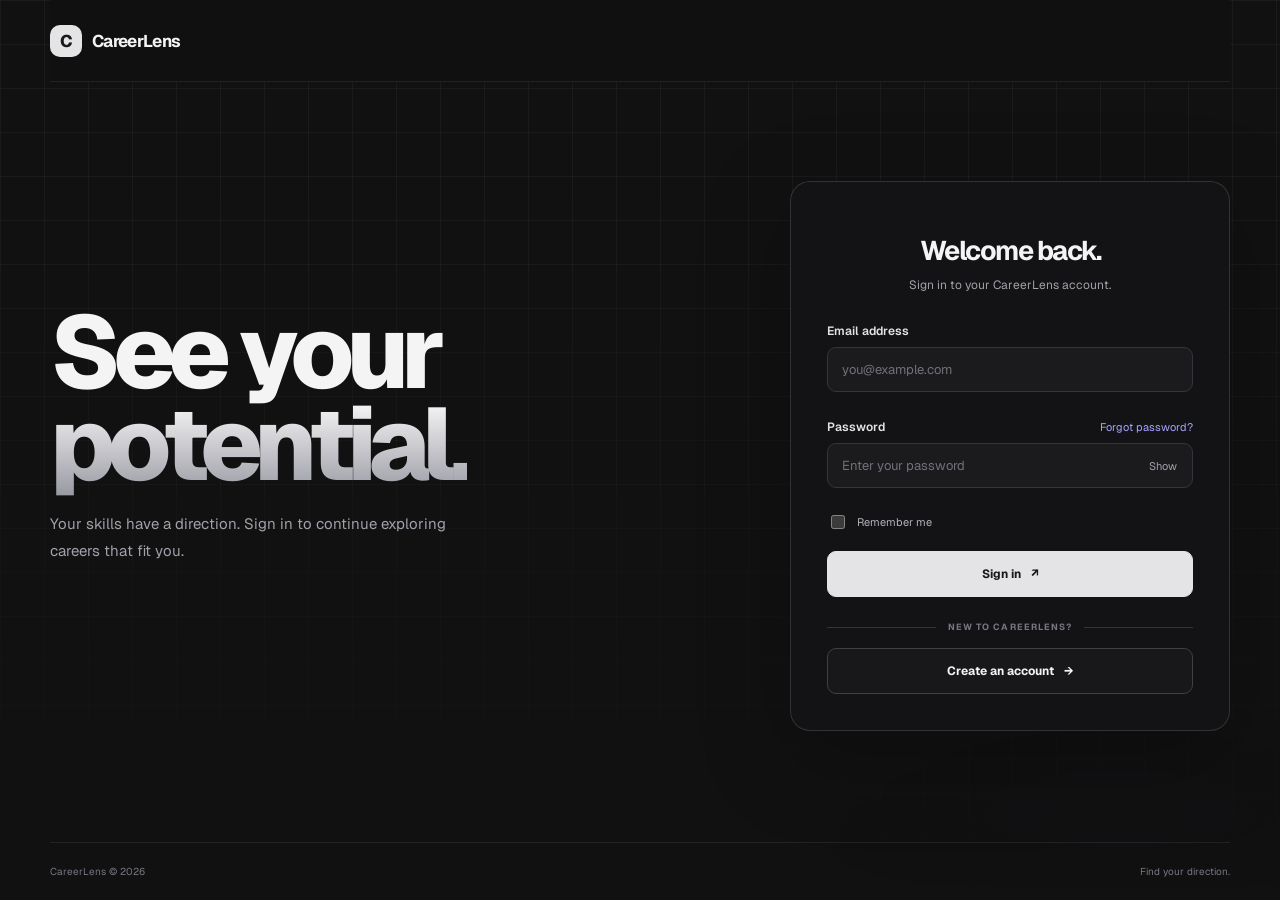
<file: frontend/skill-gap-analysis.html>
<!DOCTYPE html>
<html lang="en">
<head>
  <meta charset="UTF-8">
  <meta name="viewport" content="width=device-width, initial-scale=1.0">
  <meta name="theme-color" content="#111111">
  <title>Skill-Gap Analysis | CareerLens</title>
  <link rel="preconnect" href="https://fonts.googleapis.com">
  <link rel="preconnect" href="https://fonts.gstatic.com" crossorigin>
  <link href="https://fonts.googleapis.com/css2?family=Geist:wght@400;500;600;700;800&display=swap" rel="stylesheet">
  <link rel="stylesheet" href="resume-analysis.css">
  <style>
    .gap-wrap { max-width: 900px; margin: 0 auto 72px; }
    .gap-panel { padding: clamp(24px, 4vw, 42px); }
    .gap-panel h1 { font-size: clamp(2rem, 5vw, 3.4rem); letter-spacing: -.055em; line-height: 1.05; margin: 14px 0; }
    .gap-copy, .gap-description { color: var(--muted, #aaa); line-height: 1.7; }
    .gap-section { margin-top: 30px; }
    .gap-section h2 { font-size: 1.2rem; margin-bottom: 14px; }
    .gap-grid { display: grid; grid-template-columns: repeat(2, minmax(0, 1fr)); gap: 16px; }
    .gap-card { border: 1px solid rgba(255,255,255,.12); border-radius: 16px; padding: 22px; background: rgba(255,255,255,.025); }
    .gap-card h3 { margin: 0 0 8px; font-size: 1rem; }
    .gap-number { font-size: 2rem; font-weight: 800; margin: 8px 0; }
    .skill-list { display: flex; flex-wrap: wrap; gap: 10px; }
    .skill-chip { border: 1px solid rgba(164,151,255,.4); border-radius: 10px; padding: 9px 12px; color: #d4ccff; }
    .skill-chip.missing { border-color: rgba(255,174,120,.4); color: #ffc59b; }
    .gap-notice { margin-top: 24px; padding: 15px 18px; border-left: 2px solid #a497ff; background: rgba(164,151,255,.08); color: #c8c0ff; line-height: 1.7; }
    .gap-actions { display: flex; flex-wrap: wrap; gap: 12px; justify-content: center; margin-top: 28px; }
    .gap-actions .button { justify-content: center; }
    @media (max-width: 600px) {
      .gap-grid { grid-template-columns: 1fr; }
      .gap-actions { flex-direction: column; }
      .gap-actions .button { width: 100%; }
    }
  </style>
  <script src="auth-guard.js"></script>
</head>
<body>
  <div class="background-grid" aria-hidden="true"></div>

  <header class="site-header">
    <a class="brand" href="index.html"><span class="brand-icon">C</span><span>CareerLens</span></a>
    <nav class="desktop-nav" aria-label="Main navigation">
      <a class="nav-link" href="home.html">Dashboard</a>
      <a class="nav-link active" href="career-recommendations.html">Career direction</a>
    </nav>
    <a class="button button-light login-nav" href="login.html">Log in</a>
    <button class="menu-toggle" id="menu-toggle" type="button" aria-label="Open navigation" aria-expanded="false" aria-controls="mobile-nav"><span></span><span></span></button>
  </header>

  <nav class="mobile-nav" id="mobile-nav" hidden aria-label="Mobile navigation">
    <a href="home.html">Dashboard</a>
    <a href="career-recommendations.html">Career direction</a>
    <a href="login.html">Log in</a>
  </nav>

  <main class="page-width">
    <section class="page-intro">
      <a class="back-link" href="career-recommendations.html">← Back to career options</a>
      <p class="eyebrow"><span class="status-dot"></span> STEP 4 · SKILL-GAP ANALYSIS</p>
    </section>

    <section class="gap-wrap panel gap-panel">
      <p class="eyebrow">YOUR SKILL PROFILE</p>
      <h1>Understand your <span>skill gaps.</span></h1>
      <p class="gap-copy">Compare your current skills with the typical requirements of your selected career.</p>

      <div class="gap-section">
        <h2 id="career-title">Selected career</h2>
        <p id="career-description" class="gap-description"></p>
      </div>

      <div class="gap-grid gap-section">
        <article class="gap-card">
          <h3>Skills you have</h3>
          <p class="gap-number" id="matched-count">—</p>
          <div id="matched-skills" class="skill-list"></div>
        </article>
        <article class="gap-card">
          <h3>Skills to develop</h3>
          <p class="gap-number" id="missing-count">—</p>
          <div id="missing-skills" class="skill-list"></div>
        </article>
      </div>

      <div id="gap-notice" class="gap-notice" role="status" aria-live="polite"></div>

      <div class="gap-actions">
        <a class="button button-light" href="career-recommendations.html">Choose another career</a>
        <button class="button button-primary" id="roadmap-button" type="button">Continue to learning roadmap ↗</button>
      </div>
    </section>
  </main>

  <footer class="site-footer page-width">
    <a class="brand footer-brand" href="index.html"><span class="brand-icon">C</span><span>CareerLens</span></a>
    <span>CareerLens © 2026</span>
    <a href="home.html">Dashboard ↑</a>
  </footer>

  <script src="skill-gap-analysis.js" defer></script>
</body>
</html>
</file>
<file: frontend/resume-analysis.css>
:root {
    color-scheme: dark;
    --bg: #111;
    --panel: #17171c;
    --text: #f4f4f5;
    --muted: #a1a1aa;
    --soft: #c4c4cc;
    --line: rgba(228, 228, 231, .12);
    --violet: #a7a5ff;
    --purple: #8c75ff
}

* {
    box-sizing: border-box
}

html {
    scroll-behavior: smooth;
    scroll-padding-top: 100px
}

body {
    margin: 0;
    padding-top: 82px;
    background: var(--bg);
    color: var(--text);
    font-family: "Geist", system-ui, sans-serif;
    overflow-x: hidden
}

a {
    color: inherit
}

button,
input {
    font: inherit
}

button,
a {
    -webkit-tap-highlight-color: transparent
}

.background-grid {
    position: fixed;
    inset: 0;
    z-index: -1;
    pointer-events: none;
    background-image: linear-gradient(to right, rgba(255, 255, 255, .035) 1px, transparent 1px), linear-gradient(to bottom, rgba(255, 255, 255, .035) 1px, transparent 1px);
    background-size: 44px 44px;
    mask-image: linear-gradient(to bottom, #000 5%, transparent 88%)
}

.background-grid:after {
    content: "";
    position: absolute;
    width: 70vw;
    height: 50vw;
    right: -25vw;
    top: 8vh;
    background: radial-gradient(ellipse, rgba(116, 65, 202, .14), transparent 68%)
}

.site-header {
    position: fixed;
    top: 0;
    left: 0;
    right: 0;
    z-index: 1000;
    height: 82px;
    padding: 0 32px;
    display: flex;
    align-items: center;
    justify-content: space-between;
    gap: 28px;
    border-bottom: 1px solid var(--line);
    background: rgba(17, 17, 17, .9);
    backdrop-filter: blur(14px)
}

.brand {
    display: inline-flex;
    align-items: center;
    gap: 10px;
    text-decoration: none;
    font-size: 17px;
    font-weight: 700;
    letter-spacing: -.04em;
    white-space: nowrap
}

.brand-icon {
    display: grid;
    place-items: center;
    width: 32px;
    height: 32px;
    border-radius: 10px;
    background: #e4e4e7;
    color: #18181b;
    font-weight: 800
}

.desktop-nav {
    display: flex;
    align-items: center;
    gap: 28px
}

.nav-link {
    color: var(--muted);
    text-decoration: none;
    font-size: 12px;
    transition: color .2s
}

.nav-link:hover,
.nav-link.active {
    color: #fff
}

.button {
    min-height: 44px;
    display: inline-flex;
    align-items: center;
    justify-content: center;
    gap: 12px;
    padding: 0 18px;
    border: 1px solid transparent;
    border-radius: 9px;
    font-size: 12px;
    font-weight: 700;
    text-decoration: none;
    cursor: pointer;
    transition: transform .2s, background .2s, border-color .2s
}

.button:hover {
    transform: translateY(-2px)
}

.button-light {
    border-color: #e4e4e7;
    background: #e4e4e7;
    color: #18181b
}

.button-light:hover {
    background: #fff
}

.button-primary {
    background: #e4e4e7;
    color: #18181b
}

.button-primary:hover {
    background: #fff
}

.menu-toggle {
    display: none;
    padding: 8px;
    border: 0;
    background: transparent;
    cursor: pointer
}

.menu-toggle span {
    display: block;
    width: 22px;
    height: 2px;
    margin: 5px;
    background: #eee
}

.mobile-nav {
    display: none
}

.page-width {
    width: min(1080px, calc(100% - 64px));
    margin-inline: auto
}

.page-intro {
    padding: 45px 0 34px
}

.back-link {
    display: inline-block;
    margin-bottom: 34px;
    color: #b9b9c5;
    font-size: 11px;
    text-decoration: none
}

.back-link:hover {
    color: #fff
}

.eyebrow {
    display: flex;
    align-items: center;
    gap: 9px;
    margin: 0;
    color: #a9a9b4;
    font-size: 9px;
    font-weight: 700;
    letter-spacing: .16em
}

.status-dot {
    width: 6px;
    height: 6px;
    border-radius: 50%;
    background: var(--violet);
    box-shadow: 0 0 14px rgba(167, 165, 255, .6)
}

.page-intro h1 {
    margin: 17px 0 13px;
    font-size: clamp(2.8rem, 6vw, 5rem);
    line-height: .98;
    letter-spacing: -.075em
}

.page-intro h1 span {
    color: var(--violet)
}

.intro-copy {
    max-width: 570px;
    margin: 0;
    color: var(--muted);
    font-size: 13px;
    line-height: 1.8
}

.workflow-grid {
    display: grid;
    grid-template-columns: 1fr 1fr;
    gap: 16px
}

.panel {
    border: 1px solid var(--line);
    border-radius: 16px;
    background: linear-gradient(145deg, rgba(255, 255, 255, .035), rgba(255, 255, 255, .012))
}

.upload-card,
.manual-card {
    padding: 26px;
    min-width: 0
}

.card-heading {
    display: grid;
    grid-template-columns: 35px minmax(0, 1fr);
    gap: 13px;
    margin-bottom: 25px
}

.step-number {
    display: grid;
    place-items: center;
    width: 32px;
    height: 32px;
    border: 1px solid rgba(167, 165, 255, .3);
    border-radius: 9px;
    color: var(--violet);
    font-size: 11px;
    font-weight: 700
}

.card-heading h2 {
    margin: 9px 0 8px;
    font-size: 23px;
    letter-spacing: -.055em
}

.card-copy {
    margin: 0;
    color: var(--muted);
    font-size: 11px;
    line-height: 1.7
}

.drop-zone {
    min-height: 218px;
    display: flex;
    flex-direction: column;
    align-items: center;
    justify-content: center;
    gap: 10px;
    padding: 22px;
    border: 1px dashed #555562;
    border-radius: 12px;
    background: rgba(255, 255, 255, .015);
    text-align: center;
    cursor: pointer;
    transition: border-color .2s, background .2s
}

.drop-zone:hover,
.drop-zone:focus,
.drop-zone.is-dragging {
    border-color: var(--violet);
    background: rgba(167, 165, 255, .08);
    outline: none
}

.upload-icon {
    display: grid;
    place-items: center;
    width: 44px;
    height: 44px;
    border: 1px solid var(--line);
    border-radius: 12px;
    background: #202027;
    color: var(--violet);
    font-size: 24px
}

.drop-zone strong {
    font-size: 13px
}

.drop-zone>span:not(.upload-icon) {
    color: var(--muted);
    font-size: 11px
}

.choose-link {
    color: var(--violet);
    text-decoration: underline;
    text-underline-offset: 3px
}

.drop-zone small {
    margin-top: 5px;
    color: #777783;
    font-size: 10px
}

.full-button {
    width: 100%;
    margin-top: 17px
}

.privacy-note {
    display: flex;
    gap: 8px;
    margin: 15px 0 0;
    color: #858590;
    font-size: 10px;
    line-height: 1.65
}

.privacy-note>span {
    color: var(--violet)
}

.field-error {
    min-height: 15px;
    margin: 8px 0 0;
    color: #ff9f9f;
    font-size: 11px
}

.selected-file {
    display: flex;
    align-items: center;
    gap: 10px;
    margin-top: 13px;
    padding: 12px;
    border: 1px solid var(--line);
    border-radius: 9px;
    background: rgba(255, 255, 255, .025)
}

.file-icon {
    padding: 8px 6px;
    border-radius: 5px;
    background: rgba(167, 165, 255, .12);
    color: var(--violet);
    font-size: 9px;
    font-weight: 800
}

.file-details {
    display: flex;
    flex: 1;
    min-width: 0;
    flex-direction: column;
    gap: 4px
}

.file-details strong {
    overflow: hidden;
    font-size: 11px;
    text-overflow: ellipsis;
    white-space: nowrap
}

.file-details small {
    color: var(--muted);
    font-size: 10px
}

.text-button {
    border: 0;
    background: transparent;
    color: #c7c4ff;
    font-size: 10px;
    cursor: pointer
}

.field-label {
    display: block;
    margin-bottom: 9px;
    color: #d8d8df;
    font-size: 11px;
    font-weight: 600
}

.skill-input-row {
    display: flex;
    gap: 8px
}

.skill-input-row input {
    min-width: 0;
    flex: 1;
    height: 43px;
    padding: 0 12px;
    border: 1px solid #3c3c46;
    border-radius: 8px;
    outline: none;
    background: #121216;
    color: var(--text);
    font-size: 12px
}

.skill-input-row input:focus {
    border-color: var(--violet)
}

.skill-input-row input::placeholder {
    color: #686873
}

.add-button {
    padding: 0 16px;
    border: 1px solid #494954;
    border-radius: 8px;
    background: #25252d;
    color: #eee;
    font-size: 11px;
    font-weight: 700;
    cursor: pointer
}

.add-button:hover {
    border-color: var(--violet)
}

.field-hint {
    margin: 8px 0 0;
    color: #858590;
    font-size: 10px
}

.skill-chips {
    min-height: 94px;
    display: flex;
    align-content: flex-start;
    align-items: flex-start;
    flex-wrap: wrap;
    gap: 8px;
    margin-top: 17px;
    padding: 12px;
    border: 1px solid var(--line);
    border-radius: 10px;
    background: rgba(0, 0, 0, .12)
}

.chips-empty {
    margin: 3px;
    color: #777783;
    font-size: 11px
}

.skill-chip {
    display: inline-flex;
    align-items: center;
    gap: 8px;
    padding: 7px 9px;
    border: 1px solid rgba(167, 165, 255, .22);
    border-radius: 7px;
    background: rgba(167, 165, 255, .08);
    color: #e4e2ff;
    font-size: 10px
}

.skill-chip button {
    padding: 0;
    border: 0;
    background: transparent;
    color: #b7b4c9;
    cursor: pointer;
    font-size: 13px
}

.suggestions {
    margin-top: 17px
}

.suggestions>span {
    color: #8d8d98;
    font-size: 9px;
    font-weight: 700;
    letter-spacing: .12em
}

.suggestion-list {
    display: flex;
    flex-wrap: wrap;
    gap: 7px;
    margin-top: 10px
}

.suggestion-list button {
    padding: 7px 9px;
    border: 1px solid var(--line);
    border-radius: 7px;
    background: rgba(255, 255, 255, .025);
    color: #c6c6d0;
    font-size: 10px;
    cursor: pointer
}

.suggestion-list button span {
    padding-left: 5px;
    color: var(--violet)
}

.suggestion-list button:hover {
    border-color: rgba(167, 165, 255, .45)
}

.next-panel {
    display: grid;
    grid-template-columns: 44px minmax(0, 1fr);
    gap: 18px;
    margin-top: 16px;
    padding: 25px;
    background: radial-gradient(ellipse at 100% 0%, rgba(116, 65, 202, .12), transparent 55%), rgba(255, 255, 255, .02)
}

.next-icon {
    display: grid;
    place-items: center;
    width: 40px;
    height: 40px;
    border: 1px solid var(--line);
    border-radius: 11px;
    color: var(--violet)
}

.next-panel h2 {
    margin: 9px 0;
    font-size: 21px;
    letter-spacing: -.045em
}

.next-panel p:not(.eyebrow) {
    max-width: 640px;
    margin: 0;
    color: var(--muted);
    font-size: 11px;
    line-height: 1.75
}

.next-steps {
    grid-column: 2;
    display: flex;
    flex-wrap: wrap;
    gap: 10px;
    margin: 3px 0 0;
    padding: 0;
    list-style: none
}

.next-steps li {
    display: flex;
    align-items: center;
    gap: 8px;
    padding: 8px 10px;
    border: 1px solid var(--line);
    border-radius: 8px;
    color: #c5c5ce;
    font-size: 10px
}

.next-steps li span {
    color: var(--violet);
    font-size: 9px;
    font-weight: 800
}

.prototype-note {
    margin: 19px 0 35px;
    color: #777783;
    font-size: 10px;
    line-height: 1.6;
    text-align: center
}

.site-footer {
    min-height: 78px;
    display: flex;
    align-items: center;
    justify-content: space-between;
    gap: 18px;
    border-top: 1px solid var(--line);
    color: #777780;
    font-size: 10px
}

.footer-brand {
    font-size: 14px;
    color: #ddd
}

.footer-brand .brand-icon {
    width: 27px;
    height: 27px;
    border-radius: 8px;
    font-size: 13px
}

.site-footer>a:last-child {
    text-decoration: none
}

.site-footer>a:last-child:hover {
    color: #fff
}

button:focus-visible,
a:focus-visible,
input:focus-visible {
    outline: 2px solid var(--violet);
    outline-offset: 3px
}

@media(max-width:850px) {
    .site-header {
        padding-inline: 24px
    }

    .page-width {
        width: calc(100% - 48px)
    }

    .desktop-nav {
        gap: 16px
    }

    .workflow-grid {
        grid-template-columns: 1fr
    }

    .upload-card,
    .manual-card {
        padding: 24px
    }

    .drop-zone {
        min-height: 190px
    }
}

@media(max-width:620px) {
    body {
        padding-top: 72px
    }

    .site-header {
        height: 72px;
        padding-inline: 18px
    }

    .desktop-nav,
    .login-nav {
        display: none
    }

    .menu-toggle {
        display: block
    }

    .mobile-nav:not([hidden]) {
        position: fixed;
        top: 72px;
        left: 14px;
        right: 14px;
        z-index: 999;
        display: flex;
        flex-direction: column;
        gap: 3px;
        padding: 10px;
        border: 1px solid var(--line);
        border-radius: 12px;
        background: rgba(25, 25, 31, .98);
        box-shadow: 0 18px 45px rgba(0, 0, 0, .35)
    }

    .mobile-nav a {
        padding: 12px;
        border-radius: 7px;
        color: #d0d0d8;
        text-decoration: none;
        font-size: 12px
    }

    .mobile-nav a:hover {
        background: rgba(255, 255, 255, .05)
    }

    .page-width {
        width: calc(100% - 36px)
    }

    .page-intro {
        padding: 30px 0 25px
    }

    .back-link {
        margin-bottom: 25px
    }

    .page-intro h1 {
        font-size: clamp(2.65rem, 13vw, 4rem)
    }

    .upload-card,
    .manual-card {
        padding: 19px
    }

    .card-heading {
        grid-template-columns: 30px minmax(0, 1fr);
        gap: 10px
    }

    .step-number {
        width: 29px;
        height: 29px
    }

    .card-heading h2 {
        font-size: 21px
    }

    .drop-zone {
        min-height: 180px;
        padding: 16px
    }

    .next-panel {
        grid-template-columns: 35px minmax(0, 1fr);
        gap: 12px;
        padding: 18px
    }

    .next-icon {
        width: 34px;
        height: 34px
    }

    .next-panel h2 {
        font-size: 19px
    }

    .next-steps {
        grid-column: 1/-1
    }

    .site-footer {
        flex-wrap: wrap;
        padding: 18px 0
    }

    .site-footer>span {
        order: 3;
        width: 100%
    }
}


/* Keep hidden navbar elements hidden even if other CSS overrides them. */
[hidden] {
  display: none !important;
}

/* Position the account dropdown relative to the username. */
.account-dropdown {
  position: relative;
}

/* Avatar and username button. */
.account-trigger {
  display: flex;
  align-items: center;
  gap: 12px;
  padding: 8px 12px;
  border: none;
  background: transparent;
  color: #f5f5f5;
  font: inherit;
  cursor: pointer;
}

/* Round avatar showing the first letter of the user's name. */
.account-avatar {
  width: 36px;
  height: 36px;
  flex-shrink: 0;
  display: grid;
  place-items: center;
  border-radius: 50%;
  background: #242432;
  color: #b9adff;
  font-weight: 700;
}

/* Username beside the avatar. */
.account-name {
  max-width: 160px;
  overflow-wrap: anywhere;
  color: #f5f5f5;
  font-size: 14px;
  font-weight: 500;
}

/* Dropdown menu under the account button. */
.account-menu {
  position: absolute;
  top: calc(100% + 10px);
  right: 0;
  z-index: 1000;
  min-width: 180px;
  padding: 6px;
  border: 1px solid #353535;
  border-radius: 12px;
  background: #191919;
  box-shadow: 0 12px 30px rgba(0, 0, 0, 0.35);
}

/* Dropdown links and buttons. */
.account-menu a,
.account-menu button {
  display: block;
  width: 100%;
  padding: 11px 12px;
  border: none;
  border-radius: 7px;
  background: transparent;
  color: #eee;
  text-align: left;
  text-decoration: none;
  font: inherit;
  font-size: 14px;
  cursor: pointer;
}

/* Highlight an option when the mouse hovers over it. */
.account-menu a:hover,
.account-menu button:hover {
  background: #2a2a2a;
}
</file>
<file: frontend/home.css>
/* =========================================================
   CAREERLENS — SHARED GUEST / STUDENT DASHBOARD
   Organized by page section for easy editing.
   ========================================================= */

/* 1. Theme variables and base styles */
:root {
  color-scheme: dark;
  --bg: #111111;
  --panel: #17171c;
  --panel-soft: #1b1b22;
  --text: #f4f4f5;
  --muted: #a1a1aa;
  --soft: #c4c4cc;
  --line: rgba(228, 228, 231, .12);
  --violet: #a7a5ff;
  --purple: #8c75ff;
}
* { box-sizing: border-box; }
html { scroll-behavior: smooth; scroll-padding-top: 100px; }
body {
  margin: 0;
  padding-top: 82px;
  background: var(--bg);
  color: var(--text);
  font-family: "Geist", system-ui, sans-serif;
  overflow-x: hidden;
}
a { color: inherit; }
button, input { font: inherit; }
button, a { -webkit-tap-highlight-color: transparent; }
.page-width { width: min(1180px, calc(100% - 64px)); margin-inline: auto; }

/* 2. Background grid */
.background-grid {
  position: fixed; inset: 0; z-index: -1; pointer-events: none;
  background-image: linear-gradient(to right, rgba(255,255,255,.035) 1px, transparent 1px),
                    linear-gradient(to bottom, rgba(255,255,255,.035) 1px, transparent 1px);
  background-size: 44px 44px;
  mask-image: linear-gradient(to bottom, #000 5%, transparent 88%);
}
.background-grid::after {
  content: ""; position: absolute; width: 70vw; height: 50vw; right: -25vw; top: 8vh;
  background: radial-gradient(ellipse, rgba(116,65,202,.14), transparent 68%);
}

/* 3. Fixed top navigation */
.site-header {
  position: fixed; top: 0; left: 0; right: 0; z-index: 1000;
  height: 82px; width: 100%; padding: 0 32px;
  display: flex; align-items: center; justify-content: space-between; gap: 28px;
  border-bottom: 1px solid var(--line);
  background: rgba(17,17,17,.9);
  backdrop-filter: blur(14px); -webkit-backdrop-filter: blur(14px);
}
.brand { display: inline-flex; align-items: center; gap: 10px; text-decoration: none; font-size: 17px; font-weight: 700; letter-spacing: -.04em; white-space: nowrap; }
.brand-icon { display: grid; place-items: center; width: 32px; height: 32px; border-radius: 10px; background: #e4e4e7; color: #18181b; font-weight: 800; }
.desktop-nav { display: flex; align-items: center; gap: 28px; }
.nav-link { color: var(--muted); text-decoration: none; font-size: 12px; transition: color .2s; }
.nav-link:hover, .nav-link.active { color: #fff; }
.header-actions { position: relative; }
.profile-button { display: flex; align-items: center; gap: 9px; padding: 6px 8px; border: 1px solid transparent; border-radius: 10px; color: var(--text); background: transparent; cursor: pointer; }
.profile-button:hover, .profile-button[aria-expanded="true"] { border-color: var(--line); background: rgba(255,255,255,.04); }
.avatar { display: grid; place-items: center; width: 30px; height: 30px; border-radius: 50%; background: rgba(167,165,255,.15); color: var(--violet); font-size: 12px; font-weight: 700; }
.profile-label { font-size: 12px; }
.chevron { color: var(--muted); font-size: 16px; }
.profile-menu { position: absolute; top: calc(100% + 12px); right: 0; width: 180px; padding: 7px; border: 1px solid #393943; border-radius: 12px; background: #1a1a20; box-shadow: 0 15px 40px rgba(0,0,0,.35); }
.profile-menu a, .profile-menu button { display: block; width: 100%; padding: 11px 10px; border: 0; border-radius: 7px; color: #ddd; background: transparent; text-align: left; text-decoration: none; font-size: 12px; cursor: pointer; }
.profile-menu a:hover, .profile-menu button:hover { background: rgba(255,255,255,.06); }
.profile-menu button { color: #ffb4b4; }
.menu-toggle { display: none; padding: 8px; border: 0; background: transparent; cursor: pointer; }
.menu-toggle span { display: block; width: 22px; height: 2px; margin: 5px; background: #eee; }
.mobile-nav { display: none; }

/* 4. Buttons and small shared labels */
.button { min-height: 44px; display: inline-flex; align-items: center; justify-content: center; gap: 12px; padding: 0 18px; border: 1px solid transparent; border-radius: 9px; font-size: 12px; font-weight: 700; text-decoration: none; cursor: pointer; transition: transform .2s, background .2s, border-color .2s; }
.button:hover { transform: translateY(-2px); }
.button-light { border-color: #e4e4e7; background: #e4e4e7; color: #18181b; }
.button-light:hover { background: #fff; }
.eyebrow { display: flex; align-items: center; gap: 9px; margin: 0; color: #a9a9b4; font-size: 9px; font-weight: 700; letter-spacing: .16em; }
.status-dot { width: 6px; height: 6px; border-radius: 50%; background: var(--violet); box-shadow: 0 0 14px rgba(167,165,255,.6); }
.inline-link { display: inline-flex; align-items: center; gap: 8px; color: #dedee5; font-size: 11px; text-decoration: none; }
.inline-link span { color: var(--violet); transition: transform .2s; }
.inline-link:hover span { transform: translate(2px,-2px); }
.card-label { color: #9c9ca7; font-size: 9px; font-weight: 700; letter-spacing: .13em; }
.status-pill { padding: 5px 8px; border: 1px solid var(--line); border-radius: 999px; color: #b9b9c2; font-size: 9px; }

/* 5. Welcome / page intro */
.welcome-section { display: flex; align-items: flex-end; justify-content: space-between; gap: 24px; padding: 56px 0 34px; }
.welcome-section h1 { margin: 17px 0 12px; font-size: clamp(2.8rem, 5.5vw, 4.8rem); line-height: .98; letter-spacing: -.075em; }
.welcome-name { color: var(--violet); }
.welcome-copy { max-width: 580px; margin: 0; color: var(--muted); font-size: 13px; line-height: 1.8; }

/* 6. Top summary cards */
.summary-grid { display: grid; grid-template-columns: 1.15fr 1fr 1fr; gap: 14px; }
.summary-card { min-height: 255px; padding: 23px; border: 1px solid var(--line); border-radius: 15px; background: linear-gradient(145deg, rgba(255,255,255,.035), rgba(255,255,255,.012)); }
.card-topline { display: flex; align-items: center; justify-content: space-between; gap: 12px; }
.readiness-content { display: flex; align-items: center; justify-content: space-between; gap: 14px; margin: 25px 0 16px; }
.readiness-score strong { display: block; font-size: 42px; line-height: 1; letter-spacing: -.06em; }
.readiness-score span { display: block; margin-top: 9px; color: var(--muted); font-size: 11px; }
.readiness-ring { width: 76px; height: 76px; display: grid; place-items: center; flex: 0 0 auto; border-radius: 50%; background: conic-gradient(var(--violet) 0deg, rgba(167,165,255,.12) 0deg); }
.ring-inner { width: 61px; height: 61px; display: grid; place-items: center; border: 1px solid var(--line); border-radius: 50%; background: #19191f; color: var(--violet); font-size: 14px; font-weight: 700; }
.card-note { margin: 16px 0 19px; color: var(--muted); font-size: 11px; line-height: 1.75; }
.large-symbol { margin-top: 27px; color: var(--violet); font-size: 28px; line-height: 1; }
.summary-card h2 { margin: 13px 0 0; font-size: 18px; letter-spacing: -.04em; }
.summary-card .card-note { min-height: 38px; }

/* 7. Journey and recommended next step */
.content-grid { display: grid; grid-template-columns: 1.15fr .85fr; gap: 14px; margin-top: 14px; }
.panel { border: 1px solid var(--line); border-radius: 15px; background: rgba(255,255,255,.02); }
.journey-panel { padding: 25px; }
.section-title-row { display: flex; align-items: flex-end; justify-content: space-between; gap: 18px; margin-bottom: 19px; }
.section-title-row h2 { margin: 10px 0 0; font-size: 25px; letter-spacing: -.055em; }
.subtle-label { color: #858590; font-size: 10px; }
.journey-list { display: grid; }
.journey-item { display: grid; grid-template-columns: 34px minmax(0,1fr) auto; align-items: start; gap: 13px; padding: 18px 0; border-top: 1px solid var(--line); }
.journey-number { padding-top: 2px; color: var(--violet); font-size: 10px; font-weight: 700; letter-spacing: .1em; }
.journey-copy h3 { margin: 0 0 7px; font-size: 13px; letter-spacing: -.02em; }
.journey-copy p { margin: 0; color: var(--muted); font-size: 11px; line-height: 1.65; }
.journey-state { padding: 5px 8px; border-radius: 6px; background: rgba(167,165,255,.08); color: #c4c0ff; font-size: 9px; }
.next-step-panel { display: flex; flex-direction: column; align-items: flex-start; padding: 28px; background: radial-gradient(ellipse at 100% 0%, rgba(116,65,202,.15), transparent 55%), rgba(255,255,255,.02); }
.next-step-panel h2 { max-width: 290px; margin: 24px 0 12px; font-size: clamp(1.7rem,3vw,2.5rem); line-height: 1.04; letter-spacing: -.065em; }
.next-step-panel > p:not(.eyebrow) { max-width: 350px; margin: 0; color: var(--muted); font-size: 12px; line-height: 1.8; }
.next-step-footer { display: flex; flex-direction: column; align-items: flex-start; gap: 20px; margin-top: auto; padding-top: 32px; }
.next-step-tag { color: #9696a0; font-size: 10px; }

/* 8. Quick action cards */
.quick-actions-section { padding: 65px 0 60px; }
.section-intro { margin: 0; color: var(--muted); font-size: 11px; }
.quick-actions-grid { display: grid; grid-template-columns: repeat(4,minmax(0,1fr)); gap: 12px; }
.action-card { position: relative; min-height: 180px; display: flex; flex-direction: column; align-items: flex-start; padding: 21px; border: 1px solid var(--line); border-radius: 13px; background: linear-gradient(145deg, rgba(255,255,255,.03), rgba(255,255,255,.01)); color: inherit; text-align: left; text-decoration: none; cursor: pointer; transition: transform .2s, border-color .2s, background .2s; }
.action-card:hover { transform: translateY(-3px); border-color: rgba(167,165,255,.32); background: rgba(255,255,255,.035); }
.action-number { color: var(--violet); font-size: 9px; font-weight: 700; letter-spacing: .12em; }
.action-card h3 { margin: 24px 0 8px; font-size: 14px; letter-spacing: -.03em; }
.action-card p { max-width: 220px; margin: 0; color: var(--muted); font-size: 11px; line-height: 1.7; }
.action-arrow { position: absolute; right: 19px; top: 17px; color: var(--violet); font-size: 14px; }

/* 9. Simple profile/name personalization */
.profile-panel { display: grid; grid-template-columns: 1fr 1fr; align-items: center; gap: 35px; margin-bottom: 65px; padding: 28px; border: 1px solid var(--line); border-radius: 15px; background: rgba(255,255,255,.02); }
.profile-panel h2 { margin: 12px 0 8px; font-size: 22px; letter-spacing: -.05em; }
.profile-panel > div > p:last-child { max-width: 440px; margin: 0; color: var(--muted); font-size: 11px; line-height: 1.7; }
.name-form label { display: block; margin-bottom: 9px; color: #bdbdc6; font-size: 10px; }
.name-input-row { display: flex; gap: 8px; }
.name-input-row input { min-width: 0; flex: 1; padding: 0 12px; border: 1px solid #3c3c46; border-radius: 8px; outline: none; background: #121216; color: var(--text); font-size: 12px; }
.name-input-row input:focus { border-color: var(--violet); }
.form-message { min-height: 14px; margin: 8px 0 0; color: #9de3b7; font-size: 10px; }

/* 10. Footer */
.site-footer { min-height: 78px; display: flex; align-items: center; justify-content: space-between; gap: 18px; border-top: 1px solid var(--line); color: #777780; font-size: 10px; }
.footer-brand { font-size: 14px; color: #ddd; }
.footer-brand .brand-icon { width: 27px; height: 27px; border-radius: 8px; font-size: 13px; }
.site-footer > a:last-child { text-decoration: none; }
.site-footer > a:last-child:hover { color: #fff; }

/* 11. Feature notice dialog */
.notice-dialog { position: relative; width: min(420px,calc(100% - 32px)); padding: 32px; border: 1px solid #41414b; border-radius: 17px; background: #19191f; color: var(--text); box-shadow: 0 25px 100px rgba(0,0,0,.65); }
.notice-dialog::backdrop { background: rgba(0,0,0,.72); backdrop-filter: blur(5px); }
.dialog-close { position: absolute; top: 10px; right: 13px; border: 0; background: transparent; color: #aaa; font-size: 25px; cursor: pointer; }
.notice-dialog h2 { margin: 16px 0 10px; font-size: 26px; line-height: 1.08; letter-spacing: -.055em; }
.notice-dialog > p:not(.eyebrow) { margin: 0 0 23px; color: var(--muted); font-size: 12px; line-height: 1.8; }

/* 12. Keyboard focus accessibility */
button:focus-visible, a:focus-visible, input:focus-visible { outline: 2px solid var(--violet); outline-offset: 4px; }

/* 13. Tablet layout */
@media (max-width: 1000px) {
  .site-header { padding-inline: 24px; }
  .page-width { width: calc(100% - 48px); }
  .desktop-nav { gap: 18px; }
  .summary-grid { grid-template-columns: repeat(2,minmax(0,1fr)); }
  .readiness-card { grid-column: 1 / -1; }
  .readiness-content { justify-content: flex-start; gap: 35px; }
  .quick-actions-grid { grid-template-columns: repeat(2,minmax(0,1fr)); }
}
@media (max-width: 720px) {
  body { padding-top: 72px; }
  .site-header { height: 72px; padding-inline: 20px; }
  .desktop-nav, .header-actions { display: none; }
  .menu-toggle { display: block; }
  .mobile-nav { position: fixed; top: 72px; left: 14px; right: 14px; z-index: 999; display: none; padding: 10px; border: 1px solid var(--line); border-radius: 12px; background: rgba(25,25,31,.98); box-shadow: 0 18px 45px rgba(0,0,0,.35); }
  .mobile-nav:not([hidden]) { display: grid; }
  .mobile-nav a, .mobile-nav button { padding: 13px 10px; border: 0; border-radius: 7px; background: transparent; color: #ddd; text-align: left; text-decoration: none; font-size: 12px; cursor: pointer; }
  .mobile-nav a:hover, .mobile-nav button:hover { background: rgba(255,255,255,.06); }
  .mobile-nav button { color: #ffb4b4; }
  .welcome-section { align-items: flex-start; flex-direction: column; padding-top: 42px; }
  .welcome-section h1 { font-size: clamp(2.8rem,10vw,4rem); }
  .summary-grid { grid-template-columns: 1fr; }
  .readiness-card { grid-column: auto; }
  .content-grid { grid-template-columns: 1fr; }
  .next-step-panel { min-height: 280px; }
  .profile-panel { grid-template-columns: 1fr; gap: 25px; }
  .section-intro { display: none; }
}
@media (max-width: 480px) {
  .page-width { width: calc(100% - 32px); }
  .site-header { padding-inline: 16px; }
  .welcome-section { padding-top: 34px; }
  .welcome-section .button { width: 100%; }
  .summary-card, .journey-panel, .next-step-panel { padding: 20px; }
  .readiness-score strong { font-size: 36px; }
  .readiness-ring { width: 65px; height: 65px; }
  .ring-inner { width: 52px; height: 52px; }
  .section-title-row { align-items: flex-start; }
  .section-title-row h2 { font-size: 23px; }
  .journey-item { grid-template-columns: 25px minmax(0,1fr); gap: 10px; }
  .journey-state { grid-column: 2; justify-self: start; }
  .quick-actions-grid { grid-template-columns: 1fr; }
  .action-card { min-height: 155px; }
  .name-input-row { flex-direction: column; }
  .name-input-row input { min-height: 44px; }
  .name-input-row .button { width: 100%; }
  .profile-panel { padding: 21px; }
  .site-footer { align-items: flex-start; flex-wrap: wrap; padding-block: 18px; }
  .site-footer .footer-brand { width: 100%; }
}
@media (prefers-reduced-motion: reduce) {
  html { scroll-behavior: auto; }
  *, *::before, *::after { animation-duration: .01ms !important; transition-duration: .01ms !important; }
}


/* 14. Shared guest dashboard and guided onboarding */
[hidden] { display: none !important; }
.login-nav { min-height: 40px; padding-inline: 17px; }
.guest-actions { display: flex; align-items: center; }
.authenticated-actions[hidden] { display: none !important; }
.onboarding-panel { display: grid; grid-template-columns: 1.05fr .95fr; gap: clamp(24px, 5vw, 70px); padding: clamp(24px, 4vw, 44px); overflow: hidden; background: radial-gradient(ellipse at 100% 0%, rgba(116,65,202,.2), transparent 55%), linear-gradient(125deg, rgba(255,255,255,.035), rgba(116,65,202,.055)); border-color: rgba(167,165,255,.24); }
.onboarding-copy h2 { max-width: 560px; margin: 24px 0 15px; font-size: clamp(2rem, 4.3vw, 3.7rem); line-height: 1.02; letter-spacing: -.07em; }
.onboarding-copy > p:not(.eyebrow) { max-width: 540px; color: var(--muted); font-size: 13px; line-height: 1.85; }
.onboarding-note { display: flex; align-items: center; gap: 9px; margin-top: 28px; color: #c8c2ff; font-size: 11px; }
.onboarding-note span { color: var(--violet); }
.onboarding-actions { display: flex; flex-direction: column; justify-content: center; gap: 12px; }
.onboarding-option { display: flex; align-items: center; gap: 14px; min-height: 92px; padding: 18px; border: 1px solid rgba(228,228,231,.13); border-radius: 12px; background: rgba(17,17,22,.58); text-decoration: none; transition: border-color .2s, transform .2s, background .2s; }
.onboarding-option:hover { transform: translateY(-2px); border-color: rgba(167,165,255,.5); background: rgba(30,27,45,.9); }
.option-icon { display: grid; place-items: center; flex: 0 0 42px; height: 42px; border-radius: 11px; background: rgba(167,165,255,.13); color: var(--violet); font-size: 25px; }
.option-text { display: grid; gap: 6px; min-width: 0; }
.option-text strong { font-size: 13px; }
.option-text small { color: var(--muted); font-size: 10px; line-height: 1.5; }
.option-arrow { margin-left: auto; color: var(--violet); font-size: 16px; }
.onboarding-footnote { margin: 3px 0 0; color: #898894; font-size: 10px; line-height: 1.6; }
.preview-section { padding-top: 50px; }
.preview-section .section-title-row { align-items: end; }
.preview-section .section-title-row h2, .recent-section .section-title-row h2 { margin: 10px 0 0; font-size: clamp(1.5rem, 3vw, 2rem); letter-spacing: -.055em; }
.preview-grid { grid-template-columns: repeat(3, minmax(0,1fr)); }
.preview-grid .summary-card { min-height: 250px; }
.recent-section { margin-top: 18px; margin-bottom: 56px; padding: clamp(22px, 3vw, 30px); }
.empty-state { display: flex; align-items: center; gap: 18px; padding: 24px 0 3px; border-top: 1px solid var(--line); }
.empty-state-icon { display: grid; place-items: center; flex: 0 0 48px; height: 48px; border-radius: 50%; background: rgba(167,165,255,.1); color: var(--violet); font-size: 27px; }
.empty-state h3 { margin: 0 0 6px; font-size: 13px; }
.empty-state p { max-width: 550px; margin: 0; color: var(--muted); font-size: 11px; line-height: 1.7; }
.empty-state .button { margin-left: auto; flex-shrink: 0; }
.gated-link { cursor: pointer; }
@media (max-width: 1000px) {
  .site-header { gap: 18px; }
  .desktop-nav { gap: 14px; }
  .nav-link { font-size: 11px; }
  .onboarding-panel { grid-template-columns: 1fr; }
  .onboarding-copy h2 { max-width: 720px; }
}
@media (max-width: 720px) {
  .site-header { gap: 10px; }
  .desktop-nav, .guest-actions, .header-actions { display: none; }
  .menu-toggle { display: block; }
  .mobile-nav { position: fixed; top: 72px; left: 14px; right: 14px; z-index: 999; display: none; padding: 10px; border: 1px solid var(--line); border-radius: 12px; background: rgba(25,25,31,.98); box-shadow: 0 18px 45px rgba(0,0,0,.35); }
  .mobile-nav:not([hidden]) { display: grid; }
  .mobile-nav a, .mobile-nav button { padding: 13px 10px; border: 0; border-radius: 7px; background: transparent; color: #ddd; text-align: left; text-decoration: none; font-size: 12px; cursor: pointer; }
  .mobile-nav a:hover, .mobile-nav button:hover { background: rgba(255,255,255,.06); }
  .preview-grid { grid-template-columns: 1fr; }
  .preview-grid .summary-card { min-height: auto; }
  .empty-state { align-items: flex-start; flex-wrap: wrap; }
  .empty-state .button { margin-left: 66px; }
}
@media (max-width: 480px) {
  .onboarding-panel { padding: 22px; }
  .onboarding-copy h2 { font-size: 2.2rem; }
  .onboarding-option { padding: 14px; }
  .preview-section { padding-top: 38px; }
  .preview-section .section-title-row { align-items: flex-start; flex-direction: column; }
  .empty-state .button { width: 100%; margin-left: 0; }
}
</file>
<file: frontend/login.css>
@import url('https://fonts.googleapis.com/css2?family=Geist:wght@400;500;600;700;800&display=swap');

:root {
  color-scheme: dark;
  --page-bg: #111111;
  --text: #f4f4f5;
  --muted: #a1a1aa;
  --border: rgba(228, 228, 231, .15);
  --violet: #a7a5ff;
  --card-bg: rgba(20, 20, 24, .86);
}

* {
  box-sizing: border-box;
}

html {
  min-height: 100%;
}

body {
  margin: 0;
  min-height: 100vh;
  background: var(--page-bg);
  color: var(--text);
  font-family: "Geist", system-ui, sans-serif;
}

.background-grid {
  position: fixed;
  inset: 0;
  z-index: 0;
  pointer-events: none;
  background-image:
    linear-gradient(to right, rgba(255, 255, 255, .045) 1px, transparent 1px),
    linear-gradient(to bottom, rgba(255, 255, 255, .045) 1px, transparent 1px);
  background-size: 44px 44px;
  mask-image: linear-gradient(to bottom, black 10%, transparent 100%);
}

.background-grid::after {
  content: "";
  position: absolute;
  width: 65vw;
  height: 40vw;
  right: -20vw;
  bottom: -25vw;
  background: radial-gradient(ellipse, rgba(116, 65, 202, .22), transparent 68%);
}

.page-shell {
  position: relative;
  z-index: 1;
  width: min(1180px, calc(100% - 64px));
  min-height: 100vh;
  margin: 0 auto;
  display: flex;
  flex-direction: column;
}


.topbar {
  position: sticky;
  top: 0;
  z-index: 100;
  min-height: 82px;
  display: flex;
  align-items: center;
  justify-content: flex-start;
  border-bottom: 1px solid rgba(255, 255, 255, 0.08);
  background: rgba(17, 17, 17, 0.88);
  backdrop-filter: blur(14px);
}


.brand {
  display: inline-flex;
  align-items: center;
  gap: 10px;
  color: var(--text);
  text-decoration: none;
  font-size: 17px;
  font-weight: 700;
  letter-spacing: -.04em;
}

.brand-icon {
  display: grid;
  place-items: center;
  width: 32px;
  height: 32px;
  flex: 0 0 auto;
  border-radius: 10px;
  background: #e4e4e7;
  color: #18181b;
  font-weight: 800;
}

.back-link {
  color: #b4b4bc;
  text-decoration: none;
  font-size: 12px;
  transition: color .2s;
}

.back-link span {
  margin-right: 7px;
}

.back-link:hover {
  color: white;
}

.login-layout {
  flex: 1;
  display: grid;
  grid-template-columns: minmax(0, 1fr) minmax(360px, 440px);
  align-items: center;
  gap: clamp(44px, 8vw, 120px);
  padding: 56px 0 68px;
}

.intro-panel {
  min-width: 0;
  max-width: 560px;
}

.eyebrow {
  display: flex;
  align-items: center;
  gap: 10px;
  color: #b4b4bc;
  font-size: 10px;
  font-weight: 700;
  letter-spacing: .16em;
}

.eyebrow span {
  width: 7px;
  height: 7px;
  flex: 0 0 auto;
  border-radius: 50%;
  background: var(--violet);
  box-shadow: 0 0 16px rgba(167, 165, 255, .7);
}

.intro-panel h1 {
  margin: 28px 0 20px;
  font-size: clamp(3.8rem, 8vw, 7.3rem);
  line-height: .9;
  letter-spacing: -.075em;
  font-weight: 800;
}

.intro-panel h1 span {
  background: linear-gradient(180deg, #f4f4f5 20%, #8b8b96 100%);
  color: transparent;
  -webkit-background-clip: text;
  background-clip: text;
}

.intro-copy {
  max-width: 440px;
  margin: 0;
  color: var(--muted);
  font-size: 15px;
  line-height: 1.8;
}

.mini-list {
  display: grid;
  gap: 15px;
  margin-top: 40px;
}

.mini-list>div {
  display: flex;
  align-items: center;
  gap: 15px;
  color: #dedee3;
  font-size: 13px;
}

.feature-number {
  color: var(--violet);
  font-size: 10px;
  font-weight: 700;
  letter-spacing: .1em;
}

.login-card {
  width: 100%;
  max-width: 440px;
  min-width: 0;
  justify-self: end;
  padding: 36px;
  border: 1px solid var(--border);
  border-radius: 20px;
  background: var(--card-bg);
  box-shadow: 0 25px 90px rgba(0, 0, 0, .25);
  backdrop-filter: blur(18px);
}

.card-symbol {
  color: var(--violet);
  text-align: center;
  font-size: 31px;
  line-height: 1;
  margin-bottom: 17px;
}

.login-card h2 {
  margin: 0;
  text-align: center;
  font-size: 27px;
  line-height: 1.2;
  letter-spacing: -.055em;
}

.card-copy {
  margin: 9px 0 28px;
  color: var(--muted);
  text-align: center;
  font-size: 12px;
  line-height: 1.6;
}

#login-form {
  display: grid;
  gap: 19px;
}

.form-field {
  display: grid;
  gap: 8px;
  min-width: 0;
}

.form-field label {
  color: #e4e4e7;
  font-size: 12px;
  font-weight: 600;
}

.label-line {
  display: flex;
  align-items: center;
  justify-content: space-between;
  gap: 12px;
}

.inline-link {
  color: var(--violet);
  font-size: 11px;
  text-decoration: none;
}

.inline-link:hover {
  text-decoration: underline;
}

.form-field input {
  display: block;
  width: 100%;
  min-width: 0;
  min-height: 44px;
  padding: 13px 14px;
  border: 1px solid #34343c;
  border-radius: 9px;
  outline: none;
  background: rgba(255, 255, 255, .035);
  color: var(--text);
  font: inherit;
  font-size: 13px;
  transition: border-color .2s, box-shadow .2s;
}

.form-field input::placeholder {
  color: #71717a;
}

.form-field input:focus {
  border-color: var(--violet);
  box-shadow: 0 0 0 3px rgba(167, 165, 255, .12);
}

.form-field input[aria-invalid="true"] {
  border-color: #fb7185;
}

.password-field {
  position: relative;
  min-width: 0;
}

.password-field input {
  padding-right: 64px;
}

.show-password {
  position: absolute;
  top: 50%;
  right: 10px;
  transform: translateY(-50%);
  border: 0;
  background: transparent;
  color: #a1a1aa;
  font: inherit;
  font-size: 11px;
  cursor: pointer;
}

.show-password:hover {
  color: white;
}

.remember-row {
  display: flex;
  align-items: center;
  gap: 9px;
  margin-top: -3px;
  color: #b4b4bc;
  font-size: 11px;
  cursor: pointer;
}

.remember-row input {
  width: 14px;
  height: 14px;
  flex: 0 0 auto;
  accent-color: var(--violet);
}

.submit-button,
.register-button {
  width: 100%;
  min-width: 0;
  min-height: 46px;
  display: flex;
  align-items: center;
  justify-content: center;
  gap: 10px;
  padding: 10px 14px;
  border-radius: 9px;
  font: inherit;
  font-size: 12px;
  font-weight: 700;
  text-decoration: none;
  cursor: pointer;
  transition: transform .2s, background .2s, border-color .2s;
}

.submit-button {
  border: 1px solid #e4e4e7;
  background: #e4e4e7;
  color: #18181b;
}

.submit-button:hover {
  background: white;
  transform: translateY(-1px);
}

.register-button {
  border: 1px solid #3f3f46;
  background: rgba(255, 255, 255, .02);
  color: #f4f4f5;
}

.register-button:hover {
  background: rgba(255, 255, 255, .06);
  border-color: #71717a;
}

.divider {
  display: flex;
  align-items: center;
  gap: 12px;
  margin: 24px 0 15px;
  color: #777780;
  font-size: 9px;
  font-weight: 700;
  letter-spacing: .12em;
}

.divider::before,
.divider::after {
  content: "";
  flex: 1;
  height: 1px;
  background: #343438;
}

.error {
  color: #fda4af;
  font-size: 11px;
  line-height: 1.5;
}

.form-message {
  margin: -4px 0 0;
  color: #c4c2ff;
  font-size: 11px;
  line-height: 1.5;
}

.form-message:empty {
  display: none;
}

.page-footer {
  display: flex;
  justify-content: space-between;
  gap: 20px;
  padding: 22px 0;
  border-top: 1px solid rgba(255, 255, 255, .08);
  color: #777780;
  font-size: 10px;
}

button:focus-visible,
a:focus-visible {
  outline: 2px solid var(--violet);
  outline-offset: 3px;
}

/* Tablet layout */
@media (max-width: 850px) {
  .page-shell {
    width: calc(100% - 40px);
  }

  .login-layout {
    grid-template-columns: minmax(0, 1fr);
    align-items: start;
    gap: 28px;
    padding: 30px 0 36px;
  }

  .intro-panel,
  .login-card {
    grid-column: 1;
  }

  .intro-panel h1 {
    font-size: clamp(3rem, 9vw, 5rem);
  }

  .login-card {
    width: 100%;
    max-width: 480px;
    justify-self: center;
  }
}

/* Mobile layout */
@media (max-width: 480px) {
  .page-shell {
    width: calc(100% - 28px);
  }

  .topbar {
    min-height: 62px;
  }

  .brand {
    gap: 8px;
    font-size: 15px;
  }

  .brand-icon {
    width: 30px;
    height: 30px;
  }

  .back-link {
    font-size: 11px;
  }

  .login-layout {
    gap: 22px;
    padding: 24px 0 28px;
  }

  .eyebrow {
    font-size: 9px;
  }

  .intro-panel h1 {
    margin: 18px 0 14px;
    font-size: clamp(2.6rem, 11vw, 3.4rem);
    line-height: .98;
  }

  .intro-copy {
    font-size: 13px;
    line-height: 1.65;
  }

  .mini-list {
    gap: 11px;
    margin-top: 22px;
  }

  .mini-list>div {
    gap: 12px;
    font-size: 12px;
  }

  .login-card {
    padding: 24px 18px;
    border-radius: 16px;
  }

  .card-symbol {
    font-size: 27px;
    margin-bottom: 14px;
  }

  .login-card h2 {
    font-size: 23px;
  }

  .card-copy {
    margin: 8px 0 20px;
    font-size: 12px;
    line-height: 1.5;
  }

  #login-form {
    gap: 15px;
  }

  .form-field {
    gap: 7px;
  }

  .form-field label {
    font-size: 12px;
  }

  .label-line {
    flex-wrap: wrap;
    gap: 8px;
  }

  .inline-link {
    font-size: 11px;
  }

  .form-field input {
    min-height: 46px;
    padding: 12px;
    font-size: 14px;
  }

  .password-field input {
    padding-right: 64px;
  }

  .show-password {
    right: 10px;
    font-size: 12px;
  }

  .remember-row {
    gap: 8px;
    font-size: 11px;
  }

  .submit-button,
  .register-button {
    min-height: 46px;
    font-size: 13px;
  }

  .divider {
    gap: 10px;
    margin: 18px 0 12px;
    font-size: 9px;
  }

  .form-message {
    font-size: 11px;
  }

  .page-footer {
    flex-wrap: wrap;
    gap: 10px;
    padding: 16px 0;
    font-size: 9px;
    line-height: 1.5;
  }
}

/* Accessibility: respect reduced-motion preferences */
@media (prefers-reduced-motion: reduce) {

  *,
  *::before,
  *::after {
    transition-duration: .01ms !important;
    animation-duration: .01ms !important;
    animation-iteration-count: 1 !important;
    scroll-behavior: auto !important;
  }
}
</file>
<file: frontend/register.css>
@import url('https://fonts.googleapis.com/css2?family=Geist:wght@400;500;600;700;800&display=swap');

:root {
  color-scheme: dark;
  --page-bg: #111111;
  --text: #f4f4f5;
  --muted: #a1a1aa;
  --border: rgba(228, 228, 231, .15);
  --violet: #a7a5ff;
  --card-bg: rgba(20, 20, 24, .88);
}

* {
  box-sizing: border-box;
}

html {
  min-height: 100%;
}

body {
  margin: 0;
  min-height: 100vh;
  background: var(--page-bg);
  color: var(--text);
  font-family: "Geist", system-ui, sans-serif;
}

.background-grid {
  position: fixed;
  inset: 0;
  z-index: 0;
  pointer-events: none;
  background-image:
    linear-gradient(to right, rgba(255, 255, 255, .045) 1px, transparent 1px),
    linear-gradient(to bottom, rgba(255, 255, 255, .045) 1px, transparent 1px);
  background-size: 44px 44px;
  mask-image: linear-gradient(to bottom, black 10%, transparent 100%);
}

.background-grid::after {
  content: "";
  position: absolute;
  width: 65vw;
  height: 40vw;
  right: -20vw;
  bottom: -25vw;
  background: radial-gradient(ellipse, rgba(116, 65, 202, .22), transparent 68%);
}

.page-shell {
  position: relative;
  z-index: 1;
  width: min(1180px, calc(100% - 64px));
  min-height: 100vh;
  margin: 0 auto;
  display: flex;
  flex-direction: column;
}

.topbar {
  position: sticky;
  top: 0;
  z-index: 100;
  min-height: 82px;
  display: flex;
  align-items: center;
  justify-content: flex-start;
  border-bottom: 1px solid rgba(255, 255, 255, 0.08);
  background: rgba(17, 17, 17, 0.88);
  backdrop-filter: blur(14px);
}

.brand {
  display: inline-flex;
  align-items: center;
  gap: 10px;
  color: var(--text);
  text-decoration: none;
  font-size: 17px;
  font-weight: 700;
  letter-spacing: -.04em;
}

.brand-icon {
  display: grid;
  place-items: center;
  width: 32px;
  height: 32px;
  flex: 0 0 auto;
  border-radius: 10px;
  background: #e4e4e7;
  color: #18181b;
  font-weight: 800;
}



.register-layout {
  flex: 1;
  display: grid;
  grid-template-columns: minmax(0, 1fr) minmax(360px, 440px);
  align-items: start;
  gap: clamp(30px, 6vw, 90px);
  padding: 24px 0 48px;
}

.intro-panel {
  min-width: 0;
}

.eyebrow {
  display: flex;
  align-items: center;
  gap: 10px;
  color: #b4b4bc;
  font-size: 10px;
  font-weight: 700;
  letter-spacing: .16em;
}

.eyebrow span {
  width: 7px;
  height: 7px;
  flex: 0 0 auto;
  border-radius: 50%;
  background: var(--violet);
  box-shadow: 0 0 16px rgba(167, 165, 255, .7);
}

.intro-panel h1 {
  margin: 26px 0 18px;
  font-size: clamp(3.5rem, 7vw, 6.6rem);
  line-height: .91;
  letter-spacing: -.075em;
  font-weight: 800;
}

.intro-panel h1 span {
  background: linear-gradient(180deg, #f4f4f5 20%, #8b8b96 100%);
  color: transparent;
  -webkit-background-clip: text;
  background-clip: text;
}

.intro-copy {
  max-width: 440px;
  margin: 0;
  color: var(--muted);
  font-size: 14px;
  line-height: 1.8;
}

.steps {
  position: relative;
  display: grid;
  gap: 16px;
  margin-top: 36px;
}

.steps p {
  display: flex;
  align-items: center;
  gap: 14px;
  margin: 0;
  color: #dedee3;
  font-size: 12px;
}

.steps strong {
  color: var(--violet);
  font-size: 10px;
  letter-spacing: .1em;
}

.register-card {
  width: 100%;
  max-width: 440px;
  min-width: 0;
  justify-self: end;
  padding: 24px 28px;
  border: 1px solid var(--border);
  border-radius: 20px;
  background: var(--card-bg);
  box-shadow: 0 25px 90px rgba(0, 0, 0, .25);
  backdrop-filter: blur(18px);
}

.register-card h2 {
  margin: 0;
  text-align: center;
  font-size: 26px;
  line-height: 1.2;
  letter-spacing: -.055em;
}

.card-copy {
  margin: 8px 0 24px;
  color: var(--muted);
  text-align: center;
  font-size: 12px;
  line-height: 1.6;
}

#register-form {
  display: grid;
  gap: 14px;
}

.form-field {
  display: grid;
  gap: 7px;
  min-width: 0;
}

.form-field label {
  color: #e4e4e7;
  font-size: 12px;
  font-weight: 600;
}

.form-field input {
  display: block;
  width: 100%;
  min-width: 0;
  min-height: 44px;
  padding: 12px 13px;
  border: 1px solid #34343c;
  border-radius: 9px;
  outline: none;
  background: rgba(255, 255, 255, .035);
  color: var(--text);
  font: inherit;
  font-size: 13px;
  transition: border-color .2s, box-shadow .2s;
}

.form-field input::placeholder {
  color: #71717a;
}

.form-field input:focus {
  border-color: var(--violet);
  box-shadow: 0 0 0 3px rgba(167, 165, 255, .12);
}

.form-field input[aria-invalid="true"] {
  border-color: #fb7185;
}

.password-field {
  position: relative;
  min-width: 0;
}

.password-field input {
  padding-right: 64px;
}

.show-password {
  position: absolute;
  top: 50%;
  right: 10px;
  transform: translateY(-50%);
  border: 0;
  background: transparent;
  color: #a1a1aa;
  font: inherit;
  font-size: 11px;
  cursor: pointer;
}

.show-password:hover {
  color: white;
}

.field-hint {
  color: #777780;
  font-size: 10px;
  line-height: 1.5;
}

.terms-wrap {
  display: grid;
  gap: 4px;
}

.terms-row {
  display: flex;
  align-items: flex-start;
  gap: 9px;
  color: #b4b4bc;
  font-size: 10px;
  line-height: 1.6;
  cursor: pointer;
}

.terms-row input {
  width: 14px;
  height: 14px;
  flex: 0 0 auto;
  margin: 1px 0 0;
  accent-color: var(--violet);
}

.terms-link {
  color: #c4c2ff;
  text-decoration: none;
}

.terms-link:hover {
  text-decoration: underline;
}

.submit-button,
.login-button {
  width: 100%;
  min-width: 0;
  min-height: 44px;
  display: flex;
  align-items: center;
  justify-content: center;
  gap: 10px;
  padding: 10px 14px;
  border-radius: 9px;
  font: inherit;
  font-size: 12px;
  font-weight: 700;
  text-decoration: none;
  cursor: pointer;
  transition: transform .2s, background .2s, border-color .2s;
}

.submit-button {
  border: 1px solid #e4e4e7;
  background: #e4e4e7;
  color: #18181b;
}

.submit-button:hover {
  background: white;
  transform: translateY(-1px);
}

.login-button {
  border: 1px solid #3f3f46;
  background: rgba(255, 255, 255, .02);
  color: #f4f4f5;
}

.login-button:hover {
  background: rgba(255, 255, 255, .06);
  border-color: #71717a;
}

.divider {
  display: flex;
  align-items: center;
  gap: 12px;
  margin: 20px 0 13px;
  color: #777780;
  font-size: 9px;
  font-weight: 700;
  letter-spacing: .12em;
}

.divider::before,
.divider::after {
  content: "";
  flex: 1;
  height: 1px;
  background: #343438;
}

.error {
  color: #fda4af;
  font-size: 10px;
  line-height: 1.5;
}

.form-message {
  margin: -3px 0 0;
  color: #c4c2ff;
  font-size: 11px;
  line-height: 1.5;
}

.form-message:empty {
  display: none;
}

.page-footer {
  display: flex;
  justify-content: space-between;
  gap: 20px;
  padding: 20px 0;
  border-top: 1px solid rgba(255, 255, 255, .08);
  color: #777780;
  font-size: 10px;
}

button:focus-visible,
a:focus-visible {
  outline: 2px solid var(--violet);
  outline-offset: 3px;
}

/* Tablet layout */
@media (max-width: 850px) {
  .page-shell {
    width: calc(100% - 40px);
  }

  .register-layout {
    grid-template-columns: minmax(0, 1fr);
    align-items: start;
    gap: 28px;
    padding: 30px 0 36px;
  }

  .intro-panel h1 {
    font-size: clamp(3rem, 9vw, 5rem);
  }

  .register-card {
    width: 100%;
    max-width: 480px;
    justify-self: center;
  }
}

/* Mobile layout */
@media (max-width: 480px) {
  .page-shell {
    width: calc(100% - 28px);
  }

  .topbar {
    min-height: 62px;
  }

  .brand {
    gap: 8px;
    font-size: 15px;
  }

  .brand-icon {
    width: 30px;
    height: 30px;
  }

  .back-link {
    font-size: 11px;
  }

  .register-layout {
    gap: 22px;
    padding: 24px 0 28px;
  }

  .eyebrow {
    font-size: 9px;
  }

  .intro-panel h1 {
    margin: 18px 0 14px;
    font-size: clamp(2.6rem, 11vw, 3.4rem);
    line-height: .98;
  }

  .intro-copy {
    font-size: 13px;
    line-height: 1.65;
  }

  .steps {
    gap: 11px;
    margin-top: 22px;
  }

  .steps p {
    gap: 12px;
    font-size: 12px;
  }

  .register-card {
    padding: 24px 18px;
    border-radius: 16px;
  }

  .register-card h2 {
    font-size: 23px;
  }

  .card-copy {
    margin: 8px 0 20px;
    font-size: 12px;
    line-height: 1.5;
  }

  #register-form {
    gap: 13px;
  }

  .form-field {
    gap: 7px;
  }

  .form-field label {
    font-size: 12px;
  }

  .form-field input {
    min-height: 46px;
    padding: 12px;
    font-size: 14px;
  }

  .password-field input {
    padding-right: 64px;
  }

  .show-password {
    right: 10px;
    font-size: 12px;
  }

  .field-hint {
    font-size: 10px;
  }

  .terms-row {
    gap: 8px;
    font-size: 11px;
  }

  .submit-button,
  .login-button {
    min-height: 46px;
    font-size: 13px;
  }

  .divider {
    gap: 10px;
    margin: 18px 0 12px;
    font-size: 9px;
  }

  .form-message {
    font-size: 11px;
  }

  .page-footer {
    flex-wrap: wrap;
    gap: 10px;
    padding: 16px 0;
    line-height: 1.5;
  }
}

/* Accessibility: respect reduced-motion preferences */
@media (prefers-reduced-motion: reduce) {

  *,
  *::before,
  *::after {
    transition-duration: .01ms !important;
    animation-duration: .01ms !important;
    animation-iteration-count: 1 !important;
    scroll-behavior: auto !important;
  }
}

/* Keep the registration form compact on desktop */
@media (min-width: 851px) {
  .register-layout {
    padding-top: 18px;
    padding-bottom: 18px;
  }

  .register-card {
    padding: 22px 28px;
  }

  .card-copy {
    margin-bottom: 18px;
  }

  #register-form {
    gap: 10px;
  }

  .form-field {
    gap: 5px;
  }

  .form-field input {
    min-height: 42px;
    padding: 10px 12px;
  }

  .divider {
    margin: 12px 0 10px;
  }

  .submit-button,
  .login-button {
    min-height: 40px;
  }
}

/* Adjust registration content position */
@media (min-width: 851px) {
  .register-layout {
    padding-top: 70px !important;
  }
}
</file>
